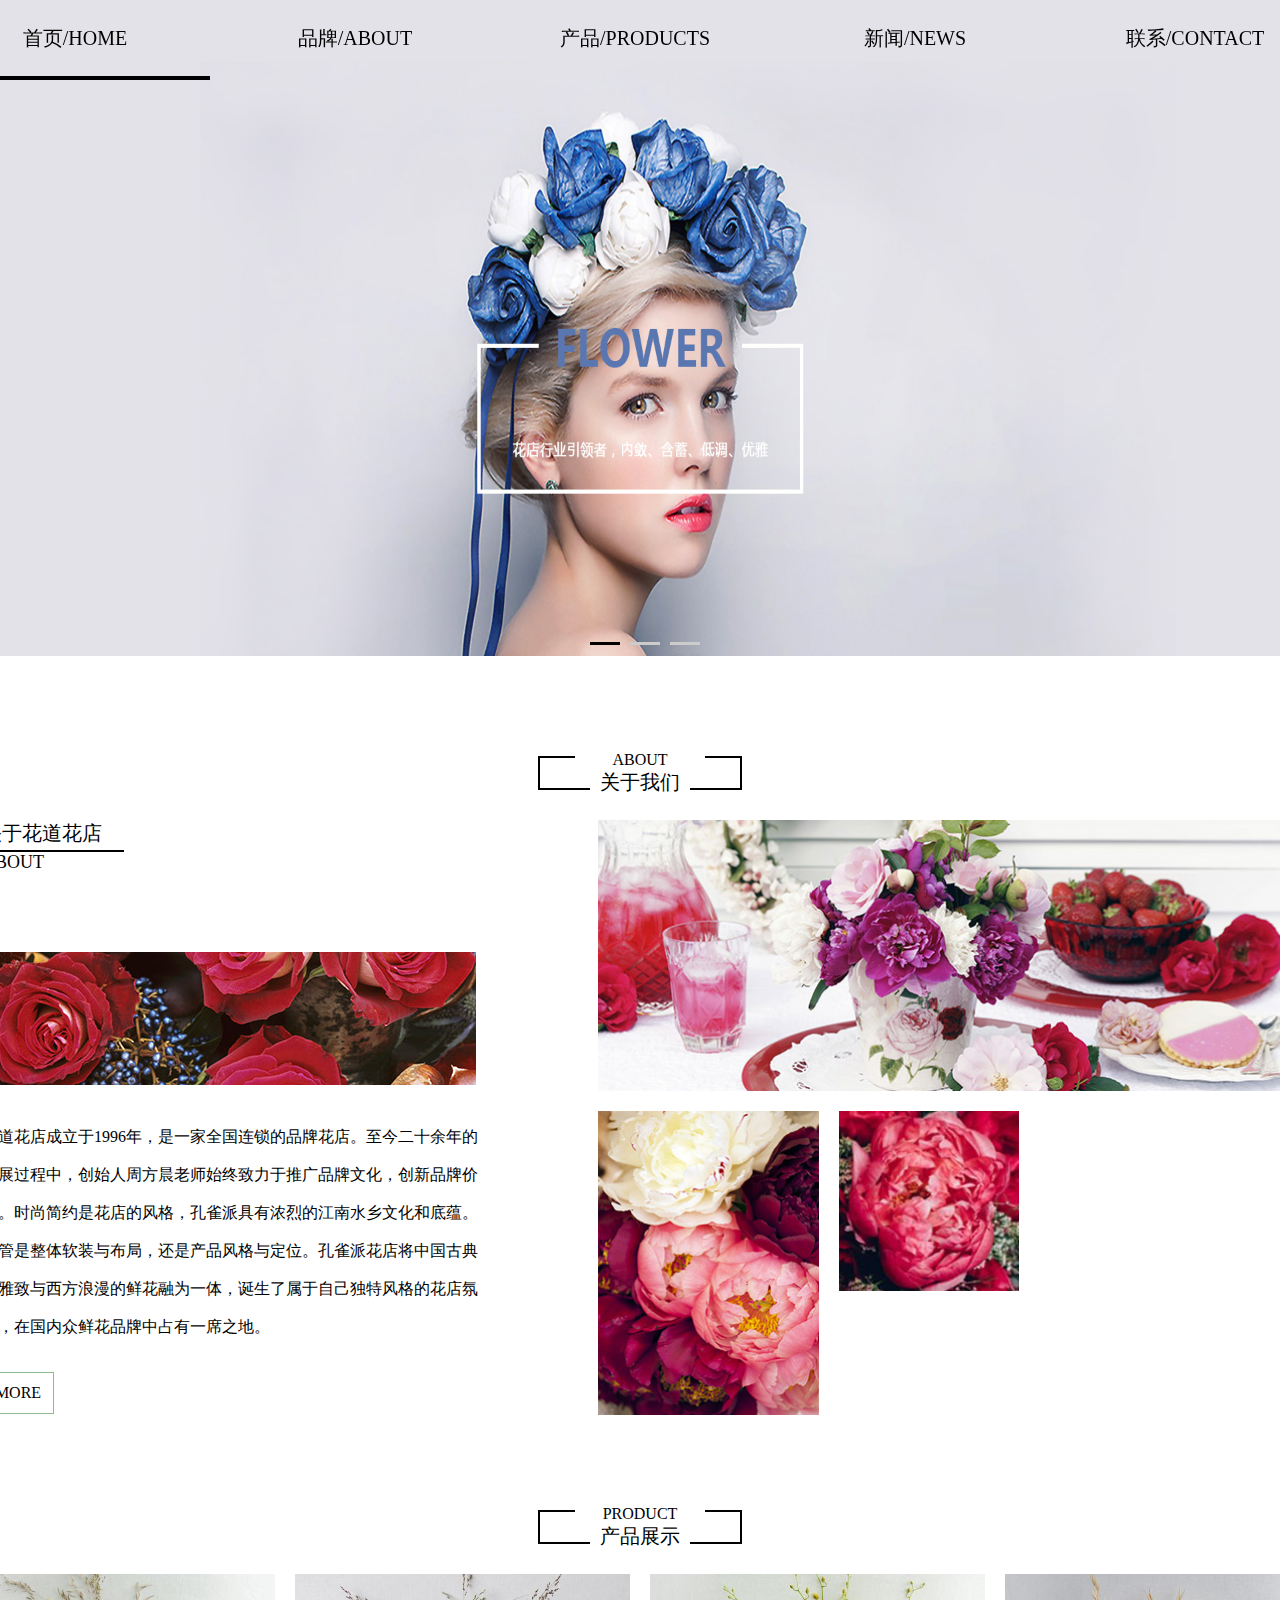
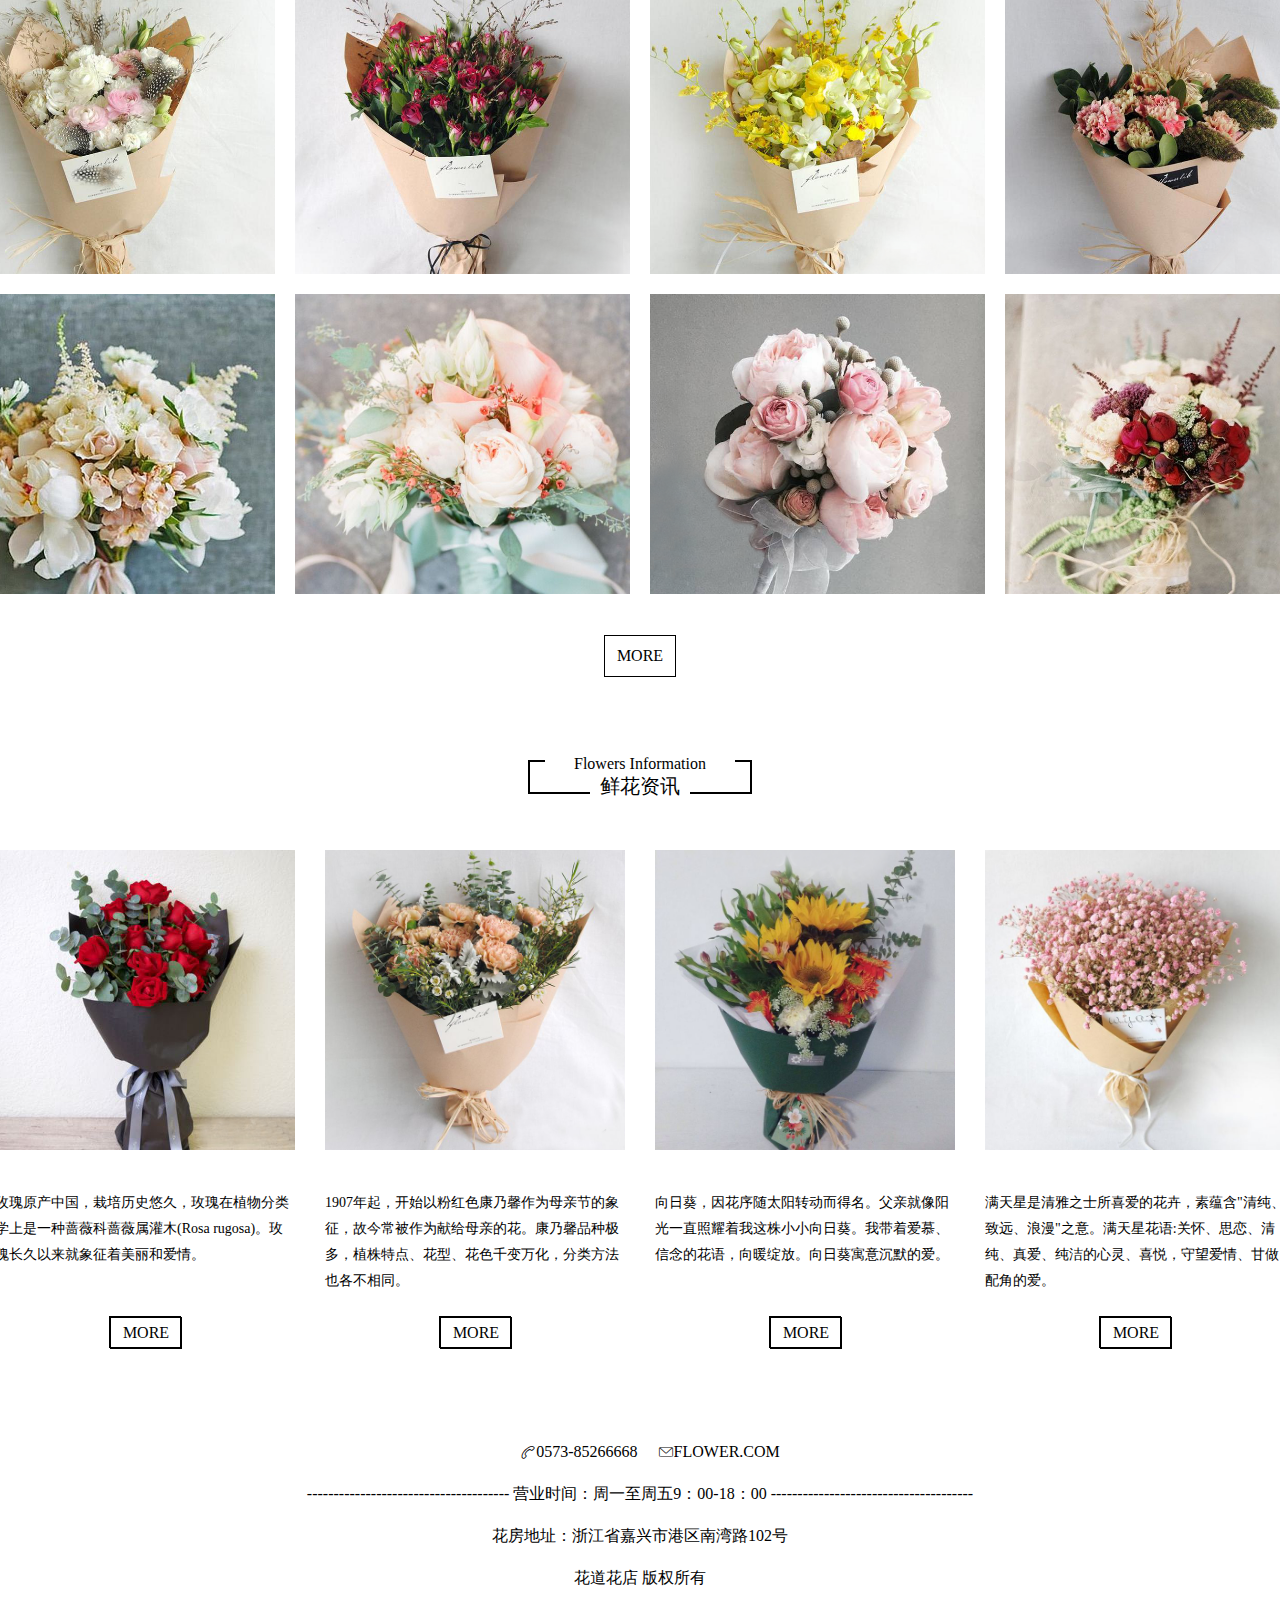
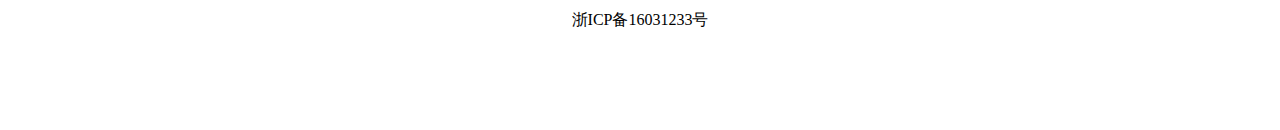
<file: index/index.html>
<!DOCTYPE html>
<html lang="en">
<head>
    <meta charset="UTF-8">
    <title>Title</title>
    <meta name="viewport"
          content="width=device-width,user-scalable=no,initial-scale=1.0,maximum-scale=1.0,minimum-scale=1.0">
    <meta http-equiv="X-UA-Compatible" content="ie=edge">
    <link rel="stylesheet" href="../icon/font_647207_kn1xeibezhjs8aor/iconfont.css">
    <link rel="stylesheet" href="css/index.css">
    <link rel="stylesheet" href="css/common.css">
    <script src="index.js"></script>
    <script src="animate.js"></script>

</head>
<body>
<!--top-->

<!--轮播图-->
<div class="banner" >
    <div class="top">
        <div class="topNei">
            <a href="" class="tNone">首页/HOME</a>
            <a href="../About Us/About Us.html" class="tNone">品牌/ABOUT</a>
            <a href="../Product/Product.html" class="tNone">产品/PRODUCTS</a>
            <a href="../news/news.html" class="tNone">新闻/NEWS</a>
            <a href="../contact/contact.html" class="tNone">联系/CONTACT</a>
        </div>
    </div>
    <!--图片-->
    <img class="pic" src="img/shouye.jpg" alt="" style="z-index: 100" >
    <img class="pic" src="img/shouyeL.jpg" alt="">
    <img class="pic" src="img/shouye2.jpg" alt="">
    <div class="picbtn" style="z-index: 200">
        <div class="btn hot"></div >
        <div class="btn"></div >
        <div class="btn"></div >
    </div>



</div>

<!--About Us-->

<div class="guanyu" >
    <div class="nei1">
        <div class="box">
            <div class="txt">
                <span class="a">ABOUT</span>
                <span class="ab">关于我们</span>
            </div>
        </div>
        <div class="box1">
            <div class="left">
                <div class="guanyuTxt">关于花道花店</div>
                <div class="guanyuTxt1">ABOUT</div>
                <div class="guanyuPic"></div>
                <div class="guanyuWord">
                    <p>花道花店成立于1996年，是一家全国连锁的品牌花店。至今二十余年的发展过程中，创始人周方晨老师始终致力于推广品牌文化，创新品牌价值。时尚简约是花店的风格，孔雀派具有浓烈的江南水乡文化和底蕴。不管是整体软装与布局，还是产品风格与定位。孔雀派花店将中国古典的雅致与西方浪漫的鲜花融为一体，诞生了属于自己独特风格的花店氛围，在国内众鲜花品牌中占有一席之地。</p>
                    <a href="../About Us/About Us.html" class="guanyuBtn">MORE</a>
                </div>
            </div>
            <div class="right">
                <div class="guanyuRpic"></div>
                <div class="guanyuRpic1">
                    <div class="tu"></div>
                    <div class="tu1"></div>

                </div>
            </div>
        </div>
    </div>

</div>

<!--产品展示-->

<div class="chanpin" >
    <div class="nei2">
        <div class="box2">
            <div class="txt">
                <span class="a">PRODUCT</span>
                <span class="ab">产品展示</span>
            </div>
        </div>
        <div class="box3">
            <div class="chanpinOne">
                <a href="../item/item.html" class="cpP0pic pic0"><div class="opacity"><p>白色粉色洋牡丹</p></div></a>
                <a href="../item/item.html" class="cpP0pic pic2"><div class="opacity"><p>玫瑰花</p></div></a>
                <a href="../item/item.html" class="cpP0pic pic3"><div class="opacity"><p>金色洋牡丹跳舞兰</p></div></a>
                <a href="../item/item.html" class="cpP0pic pic4"><div class="opacity"><p>复古康乃馨熊尾草</p></div></a>
            </div>
            <div class="chanpinTwo">
                <a href="../item/item.html" class="cpP0pic pic5"><div class="opacity"><p>捧花</p></div></a>
                <a href="../item/item.html" class="cpP0pic pic6"><div class="opacity"><p>捧花</p></div></a>
                <a href="../item/item.html" class="cpP0pic pic7"><div class="opacity"><p>捧花</p></div></a>
                <a href="../item/item.html" class="cpP0pic pic8"><div class="opacity"><p>捧花</p></div></a>
            </div>
        </div>
        <div class="box4"><a href="../Product/Product.html" class="chanpinBtn">MORE</a></div>
    </div>
</div>

<!--新闻中心-->

<div class="xinwen" >
    <div class="nei3">
        <div class="xinwenBox">
            <div class="xinwenTxt">
                <span class="a">Flowers Information</span>
                <span class="ab">鲜花资讯</span>
            </div>
        </div>
        <div class="xinwenZixun">
            <div class="xwBtn"><i class="iconfont">&#xe641;</i></div>
            <div class="xwKd">
                <div class="xwKuai">
                    <div class="xwK">
                        <div class="xwKPic"></div>
                        <p class="xwKTxt">玫瑰原产中国，栽培历史悠久，玫瑰在植物分类学上是一种蔷薇科蔷薇属灌木(Rosa rugosa)。玫瑰长久以来就象征着美丽和爱情。</p>
                        <div class="xwKBtn"><a href="../news/news.html" class="xwKBtn">MORE</a></div>
                    </div>
                    <div class="xwK">
                        <div class="xwKPic xwKPic1"></div>
                        <p class="xwKTxt">1907年起，开始以粉红色康乃馨作为母亲节的象征，故今常被作为献给母亲的花。康乃馨品种极多，植株特点、花型、花色千变万化，分类方法也各不相同。</p>
                        <div class="xwKBtn"><a href="../news/news.html" class="xwKBtn">MORE</a></div>
                    </div>
                    <div class="xwK">
                        <div class="xwKPic xwKPic2"></div>
                        <p class="xwKTxt">向日葵，因花序随太阳转动而得名。父亲就像阳光一直照耀着我这株小小向日葵。我带着爱慕、信念的花语，向暖绽放。向日葵寓意沉默的爱。</p>
                        <div class="xwKBtn"><a href="../news/news.html" class="xwKBtn">MORE</a></div>
                    </div>
                    <div class="xwK">
                        <div class="xwKPic xwKPic3 "></div>
                        <p class="xwKTxt">满天星是清雅之士所喜爱的花卉，素蕴含"清纯、致远、浪漫"之意。满天星花语:关怀、思恋、清纯、真爱、纯洁的心灵、喜悦，守望爱情、甘做配角的爱。</p>
                        <div class="xwKBtn"><a href="../news/news.html" class="xwKBtn">MORE</a></div>
                    </div>
                    <div class="xwK">
                        <div class="xwKPic"></div>
                        <p class="xwKTxt">玫瑰原产中国，栽培历史悠久，玫瑰在植物分类学上是一种蔷薇科蔷薇属灌木(Rosa rugosa)。玫瑰长久以来就象征着美丽和爱情。</p>
                        <div class="xwKBtn"><a href="../news/news.html" class="xwKBtn">MORE</a></div>
                    </div>
                    <div class="xwK">
                        <div class="xwKPic xwKPic1"></div>
                        <p class="xwKTxt">1907年起，开始以粉红色康乃馨作为母亲节的象征，故今常被作为献给母亲的花。康乃馨品种极多，植株特点、花型、花色千变万化，分类方法也各不相同。</p>
                        <div class="xwKBtn"><a href="../news/news.html" class="xwKBtn">MORE</a></div>
                    </div>
                    <div class="xwK">
                        <div class="xwKPic xwKPic2"></div>
                        <p class="xwKTxt">向日葵，因花序随太阳转动而得名。父亲就像阳光一直照耀着我这株小小向日葵。我带着爱慕、信念的花语，向暖绽放。向日葵寓意沉默的爱。</p>
                        <div class="xwKBtn"><a href="../news/news.html" class="xwKBtn">MORE</a></div>
                    </div>
                    <div class="xwK">
                        <div class="xwKPic xwKPic3 "></div>
                        <p class="xwKTxt">满天星是清雅之士所喜爱的花卉，素蕴含"清纯、致远、浪漫"之意。满天星花语:关怀、思恋、清纯、真爱、纯洁的心灵、喜悦，守望爱情、甘做配角的爱。</p>
                        <div class="xwKBtn"><a href="../news/news.html" class="xwKBtn">MORE</a></div>
                    </div>
                </div>
            </div>
            <div class="xwBtn"><i class="iconfont">&#xe642;</i></div>
        </div>
    </div>
</div>

<!--底部-->
<div class="bottom">
    <div class="nei4">
        <div class="bBox">
            <i class="iconfont">&#xe63a;</i>
            <div class="phone">0573-85266668</div>
            <i class="iconfont">&#xe647;</i>
            <div class="phone">FLOWER.COM</div>
        </div>
        <div class="bBox">
            <div class="time">-------------------------------------- 营业时间：周一至周五9：00-18：00 --------------------------------------</div>
        </div>
        <div class="bBox">花房地址：浙江省嘉兴市港区南湾路102号</div>
        <div class="bBox"> 花道花店 版权所有</div>
        <div class="bBox">浙ICP备16031233号</div>
    </div>
</div>

</body>
</html>
</file>
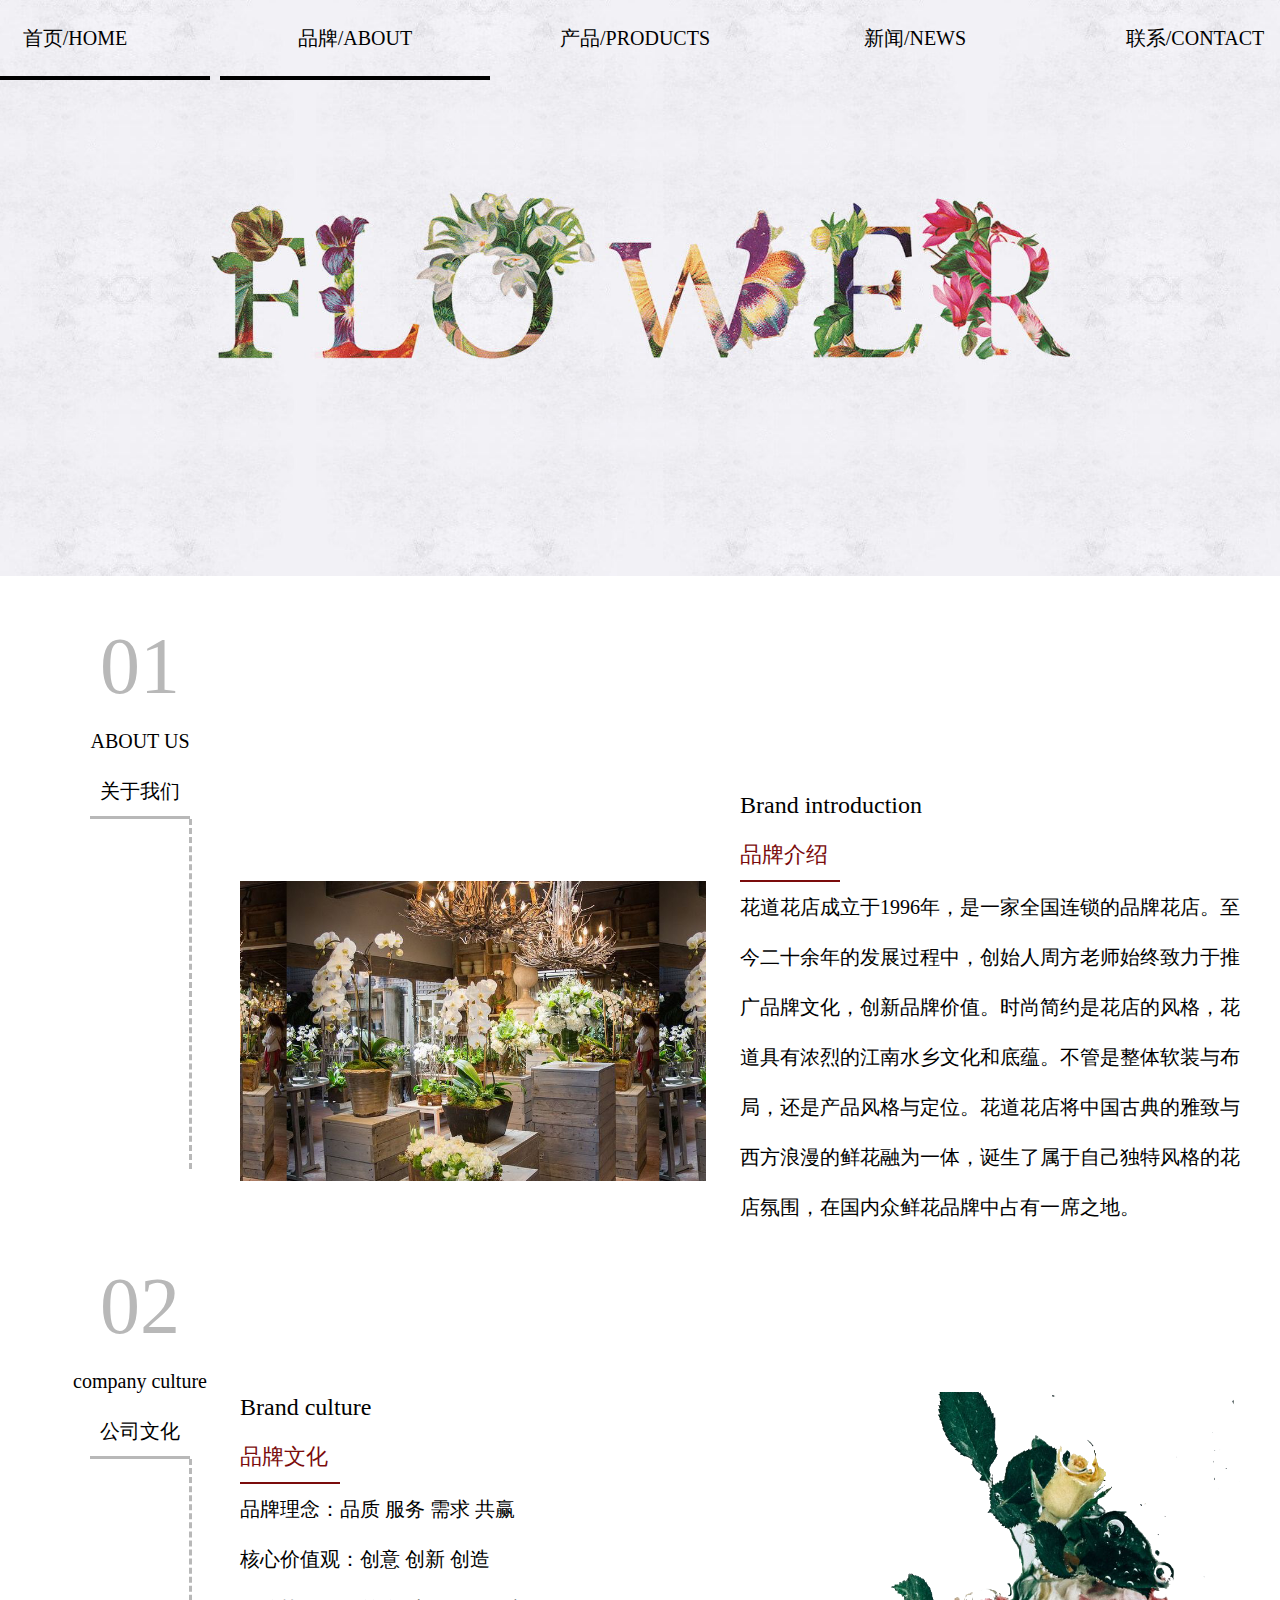
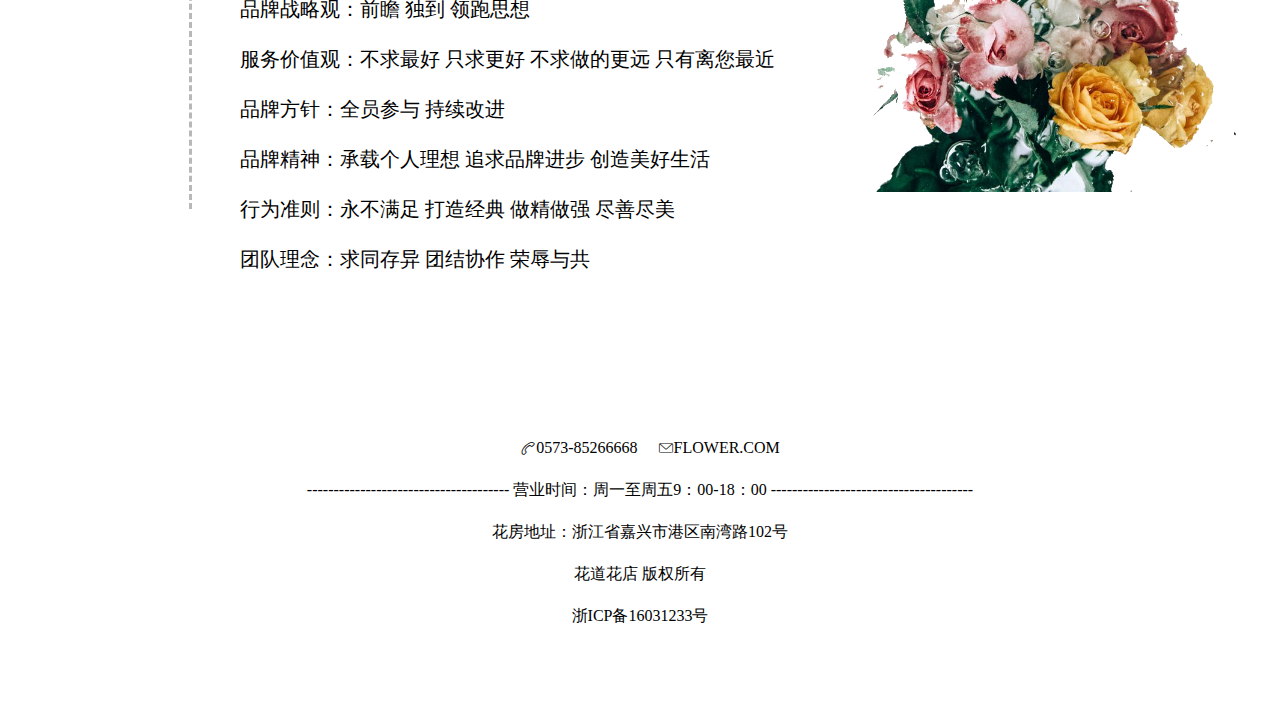
<file: About Us/About Us.html>
<!DOCTYPE html>
<html lang="en">
<head>
    <meta charset="UTF-8">
    <title>Title</title>
    <meta name="viewport"
          content="width=device-width,user-scalable=no,initial-scale=1.0,maximum-scale=1.0,minimum-scale=1.0">
    <meta http-equiv="X-UA-Compatible" content="ie=edge">
    <link rel="stylesheet" href="../icon/font_647207_kn1xeibezhjs8aor/iconfont.css">
    <link rel="stylesheet" href="css/About Us.css">
    <link rel="stylesheet" href="css/common.css">
</head>
<body>
<!--横图-->
<div class="banner">
    <!--顶部-->
    <div class="top">
        <div class="topNei">
            <a href="../index/index.html" class="tNone">首页/HOME</a>
            <a href="" class="tNone">品牌/ABOUT</a>
            <a href="../Product/Product.html" class="tNone">产品/PRODUCTS</a>
            <a href="../news/news.html" class="tNone">新闻/NEWS</a>
            <a href="../contact/contact.html" class="tNone">联系/CONTACT</a>
        </div>
    </div>
</div>
<!--About Us-->
<div class="about">
    <div class="aNei">
        <div class="aNLeft">
            <div class="aNL1">01</div>
            <div class="aNL2">ABOUT US</div>
            <div class="aNL3">关于我们</div>
            <div class="aNL4"></div>
        </div>
        <div class="aNRight">
            <div class="aNRL"></div>
            <div class="aNRR">
                <div class="aNRR1">Brand introduction</div>
                <div class="aNRR2">品牌介绍</div>
                <p class="aNRR3">花道花店成立于1996年，是一家全国连锁的品牌花店。至今二十余年的发展过程中，创始人周方老师始终致力于推广品牌文化，创新品牌价值。时尚简约是花店的风格，花道具有浓烈的江南水乡文化和底蕴。不管是整体软装与布局，还是产品风格与定位。花道花店将中国古典的雅致与西方浪漫的鲜花融为一体，诞生了属于自己独特风格的花店氛围，在国内众鲜花品牌中占有一席之地。</p>
            </div>
        </div>
    </div>
</div>
<div class="about">
    <div class="aNei">
        <div class="aNLeft">
            <div class="aNL1">02</div>
            <div class="aNL2">company culture</div>
            <div class="aNL3">公司文化</div>
            <div class="aNL4"></div>
        </div>
        <div class="aNRight1">
            <div class="aNRL1">
                <div class="aNRLTxt">Brand culture</div>
                <div class="aNRLTxt1">品牌文化</div>
                <p class="aNRLTxt2">品牌理念：品质  服务  需求  共赢
                    <br>核心价值观：创意   创新   创造
                    <br>品牌战略观：前瞻   独到   领跑思想
                    <br>服务价值观：不求最好  只求更好  不求做的更远 只有离您最近
                    <br>品牌方针：全员参与    持续改进
                    <br>品牌精神：承载个人理想  追求品牌进步  创造美好生活
                    <br>行为准则：永不满足  打造经典  做精做强  尽善尽美
                    <br>团队理念：求同存异  团结协作  荣辱与共
                </p>
            </div>
            <div class="aNRR1"></div>
        </div>
    </div>
</div>
<!--底部-->
<div class="bottom">
    <div class="nei4">
        <div class="bBox">
            <i class="iconfont">&#xe63a;</i>
            <div class="phone">0573-85266668</div>
            <i class="iconfont">&#xe647;</i>
            <div class="phone">FLOWER.COM</div>
        </div>
        <div class="bBox">
            <div class="time">-------------------------------------- 营业时间：周一至周五9：00-18：00 --------------------------------------</div>
        </div>
        <div class="bBox">花房地址：浙江省嘉兴市港区南湾路102号</div>
        <div class="bBox"> 花道花店 版权所有</div>
        <div class="bBox">浙ICP备16031233号</div>
    </div>
</div>



</body>
</html>
</file>
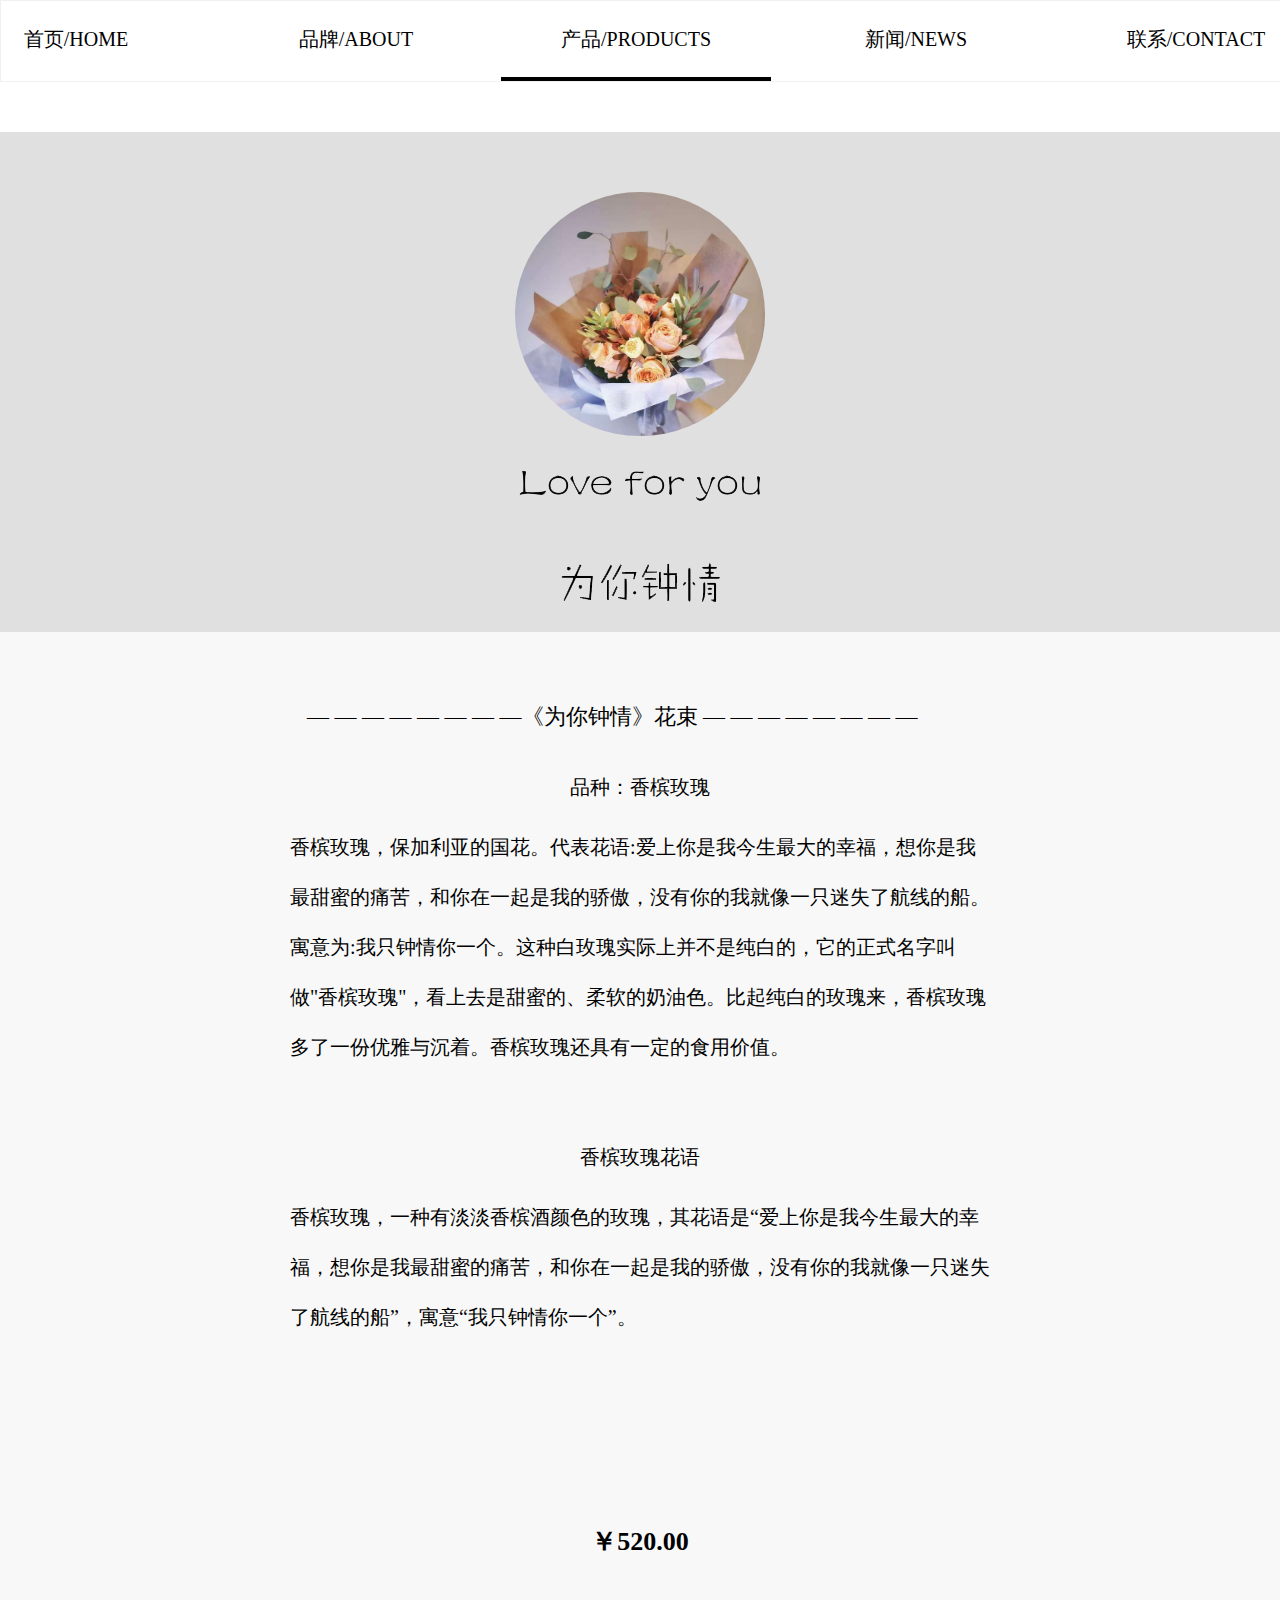
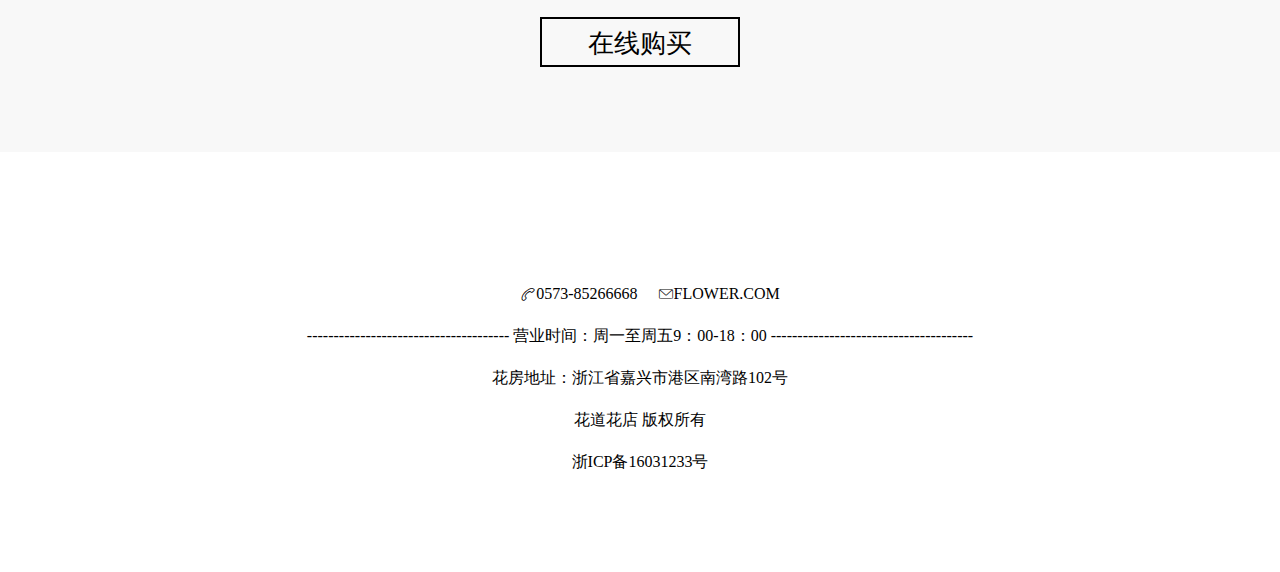
<file: item/item.html>
<!DOCTYPE html>
<html lang="en">
<head>
    <meta charset="UTF-8">
    <title>Title</title>
    <meta name="viewport"
          content="width=device-width,user-scalable=no,initial-scale=1.0,maximum-scale=1.0,minimum-scale=1.0">
    <meta http-equiv="X-UA-Compatible" content="ie=edge">
    <link rel="stylesheet" href="../icon/font_647207_kn1xeibezhjs8aor/iconfont.css">
    <link rel="stylesheet" href="css/item.css">
    <link rel="stylesheet" href="css/common.css">
</head>
<body>
<!--顶部-->
<div class="top">
    <div class="topNei">
        <a href="../index/index.html" class="tNone">首页/HOME</a>
        <a href="../About Us/About Us.html" class="tNone">品牌/ABOUT</a>
        <a href="../Product/Product.html" class="tNone">产品/PRODUCTS</a>
        <a href="../news/news.html" class="tNone">新闻/NEWS</a>
        <a href="../contact/contact.html" class="tNone">联系/CONTACT</a>
    </div>
</div>
<!--item-->
<div class="item">
    <div class="itemNei">
        <div class="itemNPic"></div>
        <div class="itemNPic1"></div>
        <div class="itemNPic2"></div>
    </div>

</div>
<div class="itemOne">
    <div class="itemONei">
        <div class="iONTxt"> — — — — — — — —《为你钟情》花束 — — — — — — — — </div>
        <span>品种：香槟玫瑰</span>
        <p>香槟玫瑰，保加利亚的国花。代表花语:爱上你是我今生最大的幸福，想你是我最甜蜜的痛苦，和你在一起是我的骄傲，没有你的我就像一只迷失了航线的船。寓意为:我只钟情你一个。这种白玫瑰实际上并不是纯白的，它的正式名字叫做"香槟玫瑰"，看上去是甜蜜的、柔软的奶油色。比起纯白的玫瑰来，香槟玫瑰多了一份优雅与沉着。香槟玫瑰还具有一定的食用价值。</p>
        <span>香槟玫瑰花语</span>
        <p>香槟玫瑰，一种有淡淡香槟酒颜色的玫瑰，其花语是“爱上你是我今生最大的幸福，想你是我最甜蜜的痛苦，和你在一起是我的骄傲，没有你的我就像一只迷失了航线的船”，寓意“我只钟情你一个”。</p>
    </div>

</div>
<!--购买-->
<div class="buy">
    <div class="buyNei">
        <div class="buyNTop">￥520.00</div>
        <div class="buyNBottom">
            <a href="" class="buyNB1">在线购买</a>
        </div>
    </div>
</div>
<div class="bottom">
    <div class="nei4">
        <div class="bBox">
            <i class="iconfont">&#xe63a;</i>
            <div class="phone">0573-85266668</div>
            <i class="iconfont">&#xe647;</i>
            <div class="phone">FLOWER.COM</div>
        </div>
        <div class="bBox">
            <div class="time">-------------------------------------- 营业时间：周一至周五9：00-18：00 --------------------------------------</div>
        </div>
        <div class="bBox">花房地址：浙江省嘉兴市港区南湾路102号</div>
        <div class="bBox"> 花道花店 版权所有</div>
        <div class="bBox">浙ICP备16031233号</div>
    </div>
</div>
</body>
</html>
</file>
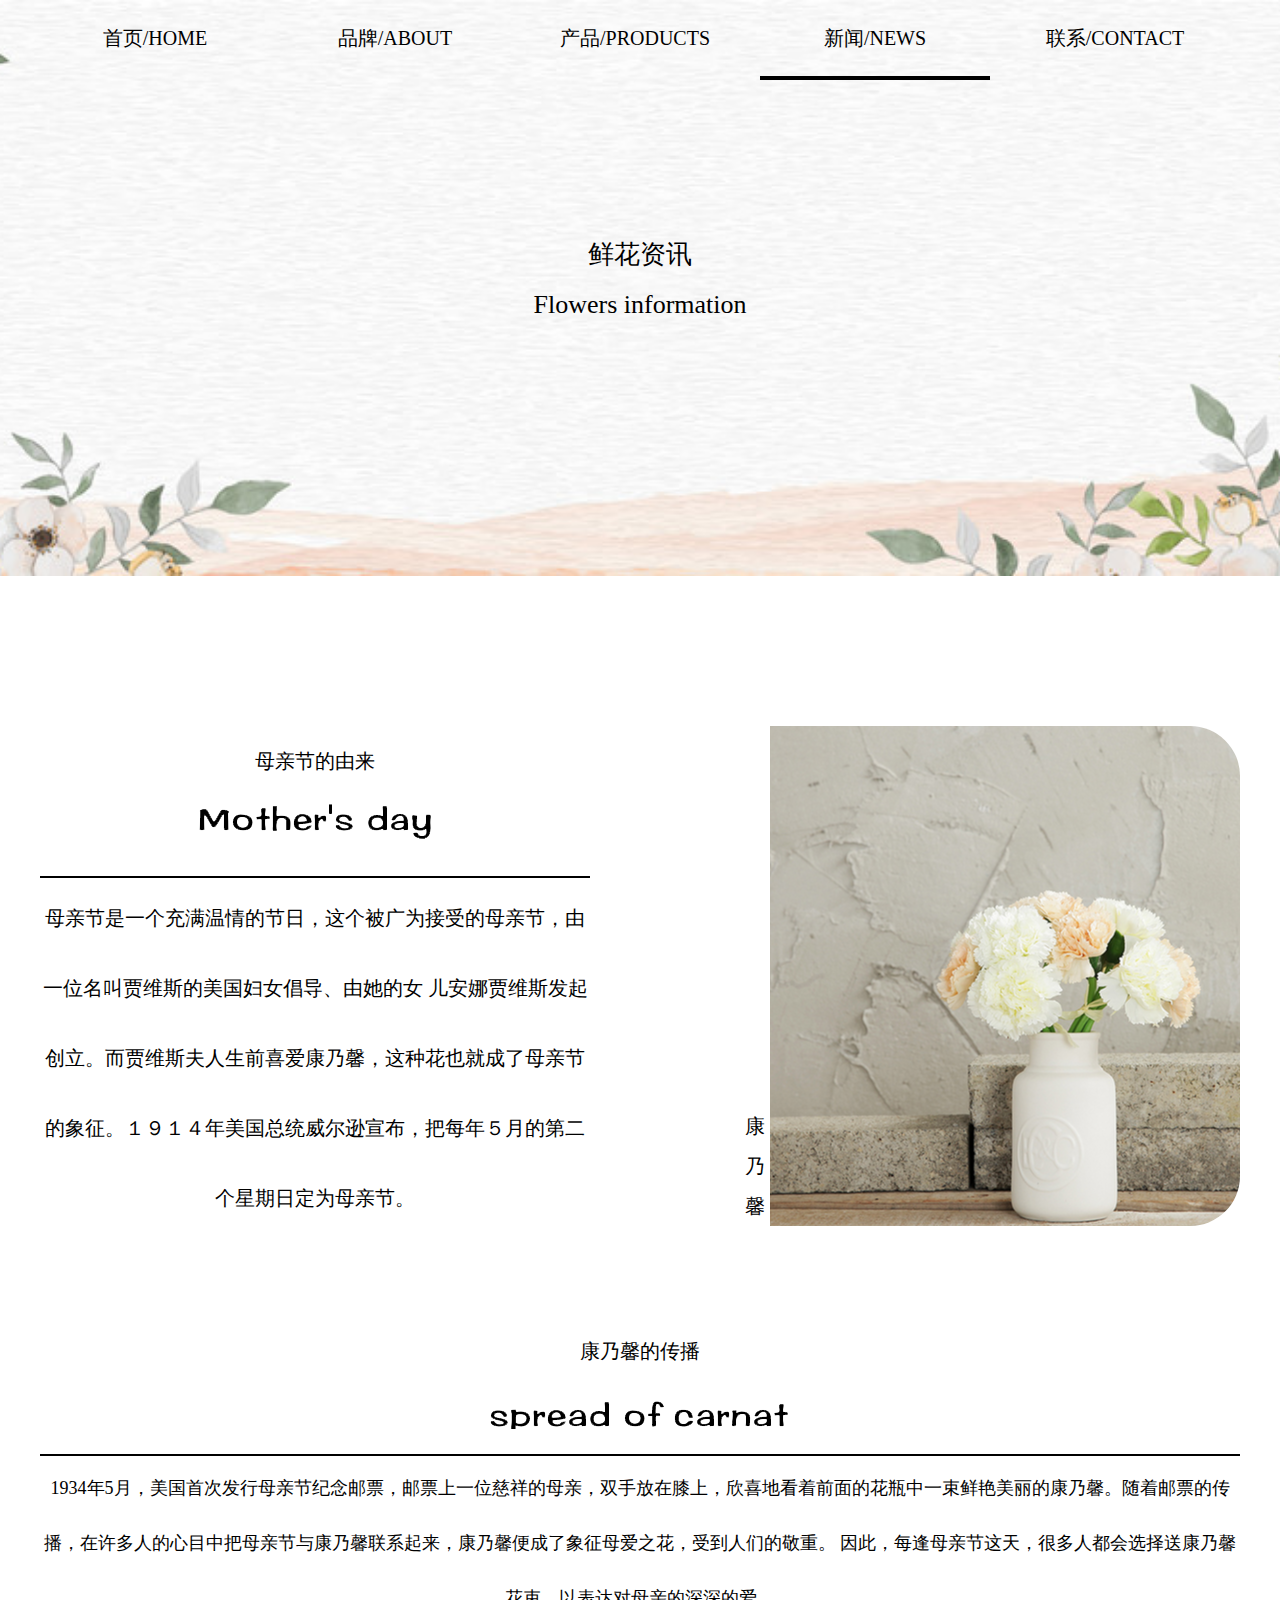
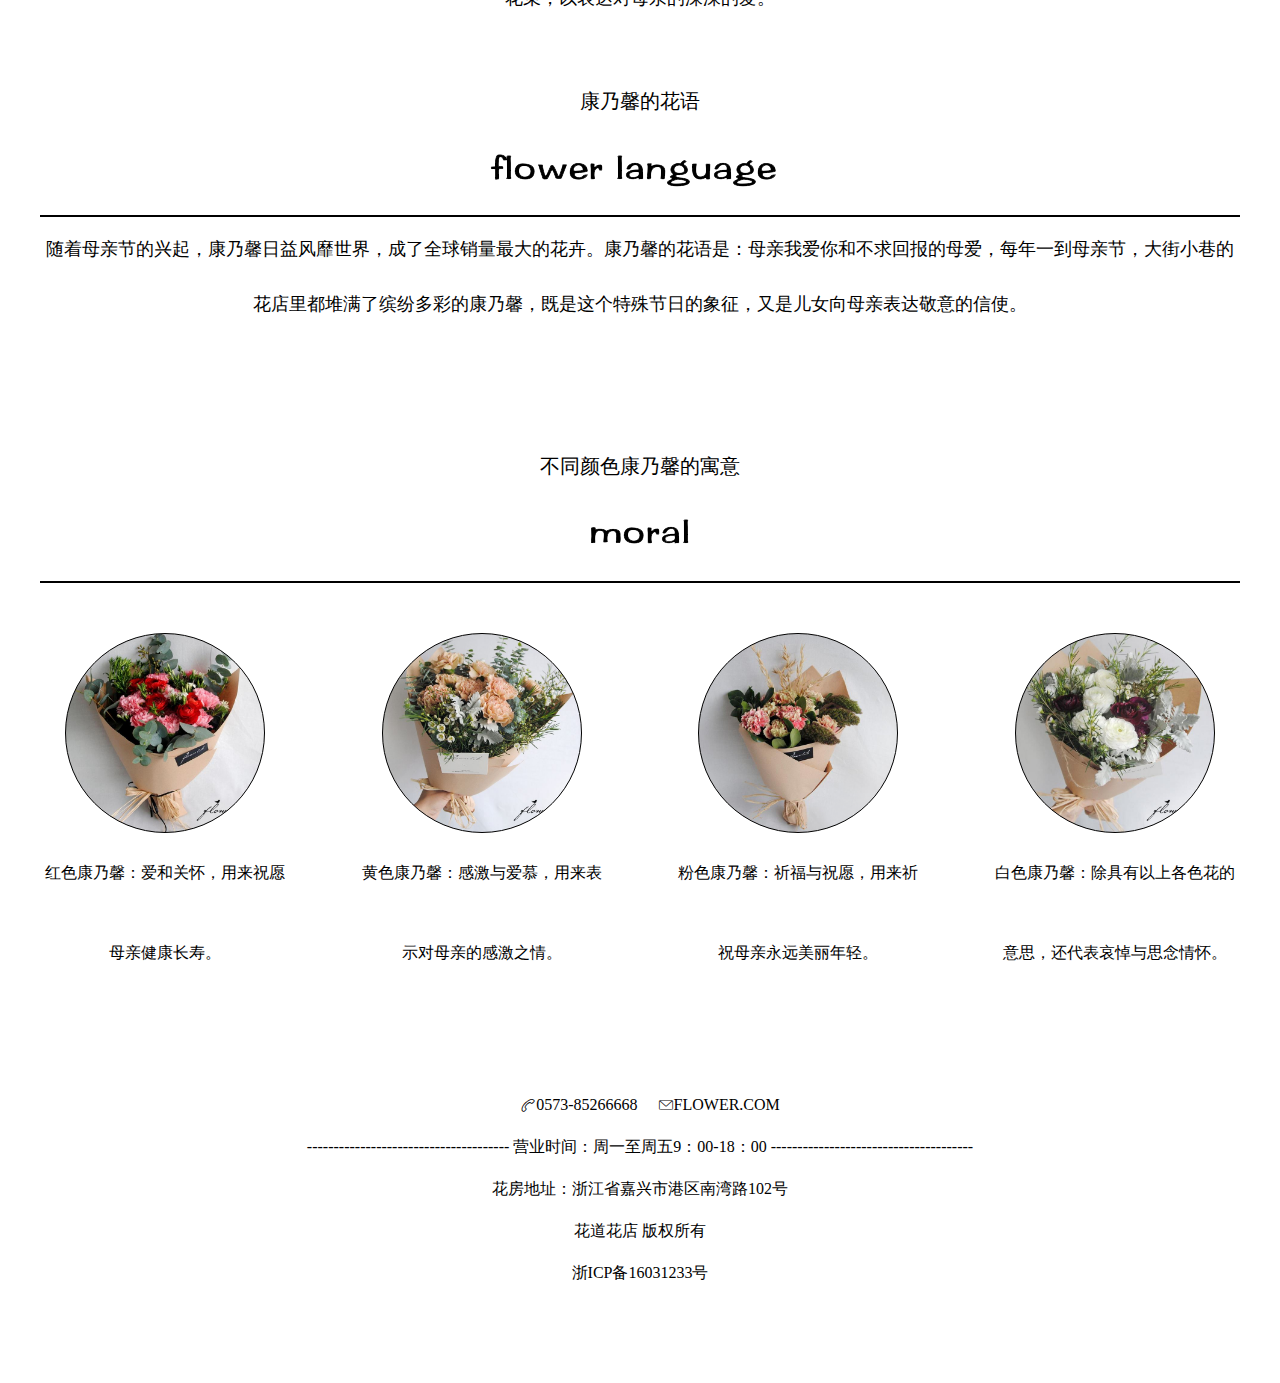
<file: news/news.html>
<!DOCTYPE html>
<html lang="en">
<head>
    <meta charset="UTF-8">
    <title>Title</title>
    <meta name="viewport"
          content="width=device-width,user-scalable=no,initial-scale=1.0,maximum-scale=1.0,minimum-scale=1.0">
    <meta http-equiv="X-UA-Compatible" content="ie=edge">
    <link rel="stylesheet" href="../icon/font_647207_kn1xeibezhjs8aor/iconfont.css">
    <link rel="stylesheet" href="css/news.css">
    <link rel="stylesheet" href="css/common.css">
</head>
<body>

<!--banner-->
<div class="banner">
    <!--top-->
    <div class="top">
        <div class="topNei">
            <a href="../index/index.html" class="tNone">首页/HOME</a>
            <a href="../About%20Us/About%20Us.html" class="tNone">品牌/ABOUT</a>
            <a href="../Product/Product.html" class="tNone">产品/PRODUCTS</a>
            <a href="" class="tNone">新闻/NEWS</a>
            <a href="../contact/contact.html" class="tNone">联系/CONTACT</a>
        </div>
    </div>
    <div class="con">鲜花资讯<br>
        <span>Flowers information</span>
    </div>
</div>
<!--news-->
<div class="news">
    <!--第一块-->
    <div class="newsTop">
        <div class="nTLeft">
            <span>母亲节的由来</span>
            <div class="newsCPic"></div>
            <p class="p1">母亲节是一个充满温情的节日，这个被广为接受的母亲节，由一位名叫贾维斯的美国妇女倡导、由她的女 儿安娜贾维斯发起创立。而贾维斯夫人生前喜爱康乃馨，这种花也就成了母亲节的象征。１９１４年美国总统威尔逊宣布，把每年５月的第二个星期日定为母亲节。</p>
        </div>
        <div class="nTRight">
            <span>康乃馨</span>
            <div class="nTRBox"></div>
        </div>
    </div>
    <!--第二块-->
    <div class="newsCenter">
        <div class="newsCB1">
        <div class="nCB1Box">
            <span>康乃馨的传播</span>
            <div class="nCB1Rpic"></div>
            <p>1934年5月，美国首次发行母亲节纪念邮票，邮票上一位慈祥的母亲，双手放在膝上，欣喜地看着前面的花瓶中一束鲜艳美丽的康乃馨。随着邮票的传播，在许多人的心目中把母亲节与康乃馨联系起来，康乃馨便成了象征母爱之花，受到人们的敬重。 因此，每逢母亲节这天，很多人都会选择送康乃馨花束，以表达对母亲的深深的爱。</p>
        </div>
    </div>
        <div class="newsCB2">
            <div class="nCB2R">
                <span>康乃馨的花语</span>
                <div class="nCB2Rpic"></div>
                <p>随着母亲节的兴起，康乃馨日益风靡世界，成了全球销量最大的花卉。康乃馨的花语是：母亲我爱你和不求回报的母爱，每年一到母亲节，大街小巷的花店里都堆满了缤纷多彩的康乃馨，既是这个特殊节日的象征，又是儿女向母亲表达敬意的信使。</p>
            </div>
        </div>
    </div>
    <!--&lt;!&ndash;第三块&ndash;&gt;-->
    <div class="nBottom">
        <span>不同颜色康乃馨的寓意</span>
        <div class="nBPic1"></div>
        <div class="nBBox">
            <div class="nBBox1">
                <div class="circle1 pic1"></div>
            <span>红色康乃馨：爱和关怀，用来祝愿母亲健康长寿。</span>
            </div>
            <div class="nBBox1">
                <div class="circle1 pic2"></div>
                <span>黄色康乃馨：感激与爱慕，用来表示对母亲的感激之情。</span>
            </div>
            <div class="nBBox1">
                <div class="circle1 pic3"></div>
                <span>粉色康乃馨：祈福与祝愿，用来祈祝母亲永远美丽年轻。</span>
            </div>
            <div class="nBBox1">
                <div class="circle1 pic4"></div>
                <span>白色康乃馨：除具有以上各色花的意思，还代表哀悼与思念情怀。</span>
            </div>

        </div>
        <!--<p class="p3">一、红色康乃馨代表：爱和关怀，用来祝愿母亲健康长寿。-->
            <!--<br>二、黄色康乃馨代表：感激与爱慕，用来表示对母亲的感激之情。-->
            <!--<br>三、粉色康乃馨代表：祈福与祝愿，用来祈祝母亲永远美丽年轻。-->
            <!--<br>四、白色康乃馨代表：除具有以上各色花的意思外，还代表着哀悼与思念情怀，可用于寄托对已故母亲的哀悼思念之情。-->
            <!--<br>五、杂色康乃馨代表：拒绝你的爱。-->
            <!--<br>六、紫色康乃馨代表：任性、变幻莫测。-->
        <!--</p>-->
    </div>
</div>
<!--底部-->
<div class="bottom1">
    <div class="nei4">
        <div class="bBox">
            <i class="iconfont">&#xe63a;</i>
            <div class="phone">0573-85266668</div>
            <i class="iconfont">&#xe647;</i>
            <div class="phone">FLOWER.COM</div>
        </div>
        <div class="bBox">
            <div class="time">-------------------------------------- 营业时间：周一至周五9：00-18：00 --------------------------------------</div>
        </div>
        <div class="bBox">花房地址：浙江省嘉兴市港区南湾路102号</div>
        <div class="bBox"> 花道花店 版权所有</div>
        <div class="bBox">浙ICP备16031233号</div>
    </div>
</div>
</body>
</html>
</file>
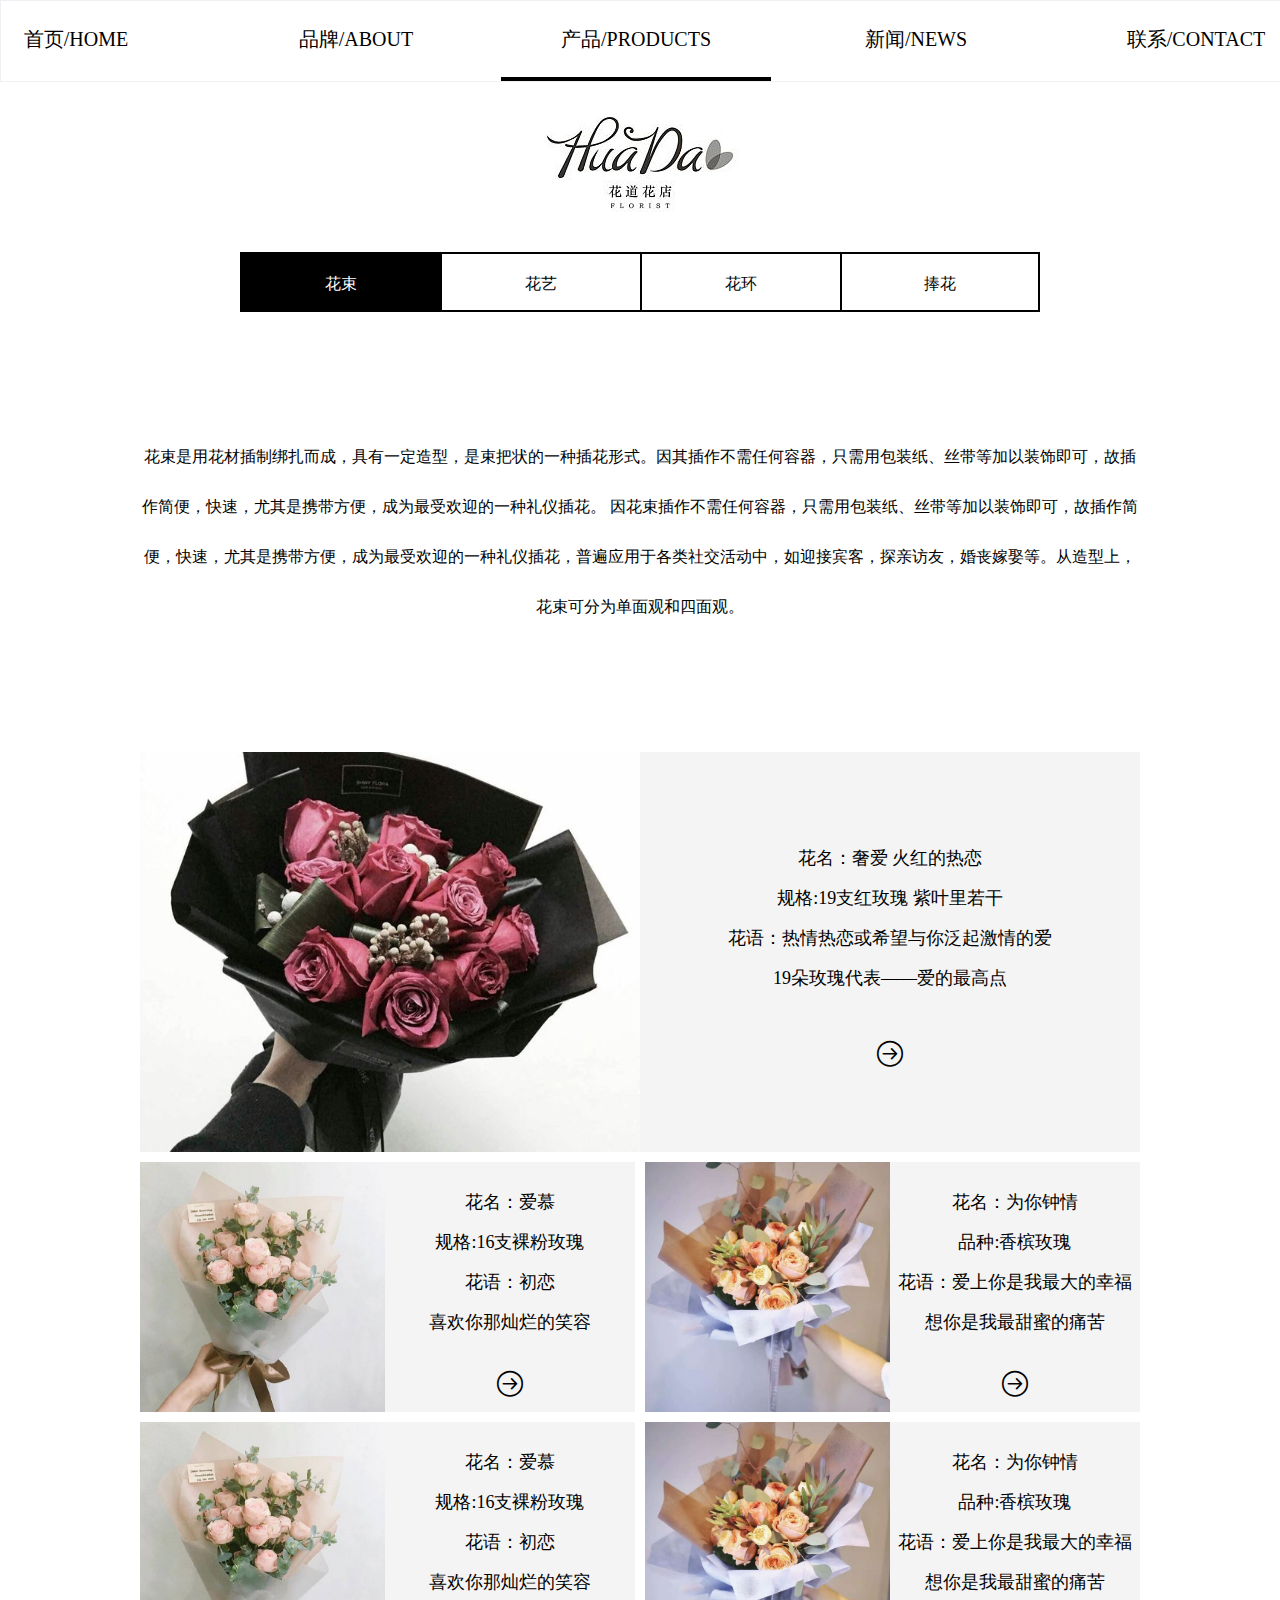
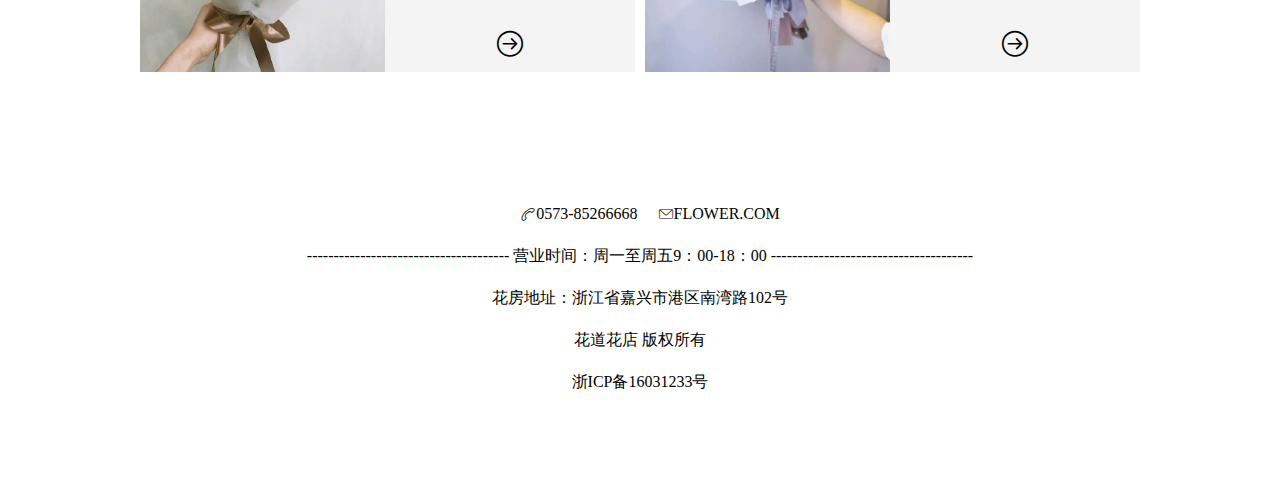
<file: Product/Product.html>
<!DOCTYPE html>
<html lang="en">
<head>
    <meta charset="UTF-8">
    <title>Title</title>
    <meta name="viewport"
          content="width=device-width,user-scalable=no,initial-scale=1.0,maximum-scale=1.0,minimum-scale=1.0">
    <meta http-equiv="X-UA-Compatible" content="ie=edge">
    <link rel="stylesheet" href="../icon/font_647207_kn1xeibezhjs8aor/iconfont.css">
    <link rel="stylesheet" href="css/Product.css">
    <link rel="stylesheet" href="css/common.css">
</head>
<body>
<!--顶部-->
<div class="top">
    <div class="topNei">
        <a href="../index/index.html" class="tNone">首页/HOME</a>
        <a href="../About%20Us/About%20Us.html" class="tNone">品牌/ABOUT</a>
        <a href="" class="tNone">产品/PRODUCTS</a>
        <a href="../news/news.html" class="tNone">新闻/NEWS</a>
        <a href="../contact/contact.html" class="tNone">联系/CONTACT</a>
    </div>
</div>
<div class="logo">
    <div class="logoNei"></div>
</div>
<!--种类选择列表-->
<div class="list">
    <div class="listNei">
        <a href="" class="listN1">花束</a>
        <a href="../Product1/Product1.html" class="listN1">花艺</a>
        <a href="" class="listN1">花环</a>
        <a href="" class="listN1">捧花</a>
    </div>
</div>
<!--产品展示-->
<div class="product">

    <div class="pNei">
        <!--介绍-->
        <p class="jieshao">
            花束是用花材插制绑扎而成，具有一定造型，是束把状的一种插花形式。因其插作不需任何容器，只需用包装纸、丝带等加以装饰即可，故插作简便，快速，尤其是携带方便，成为最受欢迎的一种礼仪插花。 因花束插作不需任何容器，只需用包装纸、丝带等加以装饰即可，故插作简便，快速，尤其是携带方便，成为最受欢迎的一种礼仪插花，普遍应用于各类社交活动中，如迎接宾客，探亲访友，婚丧嫁娶等。从造型上，花束可分为单面观和四面观。
        </p>
        <!--第一排-->
        <div class="pN1">
            <div class="pN1-1"></div>
            <div class="pN1-1 pN1-2">
                <span>花名：奢爱  火红的热恋
                <br>规格:19支红玫瑰 紫叶里若干
                <br>花语：热情热恋或希望与你泛起激情的爱
                <br>19朵玫瑰代表——爱的最高点
                </span>
                <a href=""><i class="iconfont">&#xe600;</i></a>
            </div>
        </div>
        <!--第二排-->
        <div class="pN2">
            <!--2排左-->
            <div class="pN2Left">
                <div class="pN2Left1"></div>
                <div class="pN2Left2">
                    <span>花名：爱慕
                    <br>规格:16支裸粉玫瑰
                    <br>花语：初恋
                        <br>喜欢你那灿烂的笑容
                    </span>
                    <a href=""><i class="iconfont">&#xe600;</i></a></div></div>
            <!--2排右-->
            <div class="pN2Right">
                <div class="pN2Right1"></div>
                <div class="pN2Right2">
                    <span>花名：为你钟情
                    <br>品种:香槟玫瑰
                    <br>花语：爱上你是我最大的幸福
                        <br>想你是我最甜蜜的痛苦
                    </span>
                    <a href="../item/item.html"><i class="iconfont">&#xe600;</i></a></div></div>
                </div>
        <!--第三排-->
        <div class="pN2">
            <!--2排左-->
            <div class="pN2Left">
                <div class="pN2Left1"></div>
                <div class="pN2Left2">
                    <span>花名：爱慕
                    <br>规格:16支裸粉玫瑰
                    <br>花语：初恋
                        <br>喜欢你那灿烂的笑容
                    </span>
                    <a href=""><i class="iconfont">&#xe600;</i></a></div></div>
            <!--2排右-->
            <div class="pN2Right">
                <div class="pN2Right1"></div>
                <div class="pN2Right2">
                    <span>花名：为你钟情
                    <br>品种:香槟玫瑰
                    <br>花语：爱上你是我最大的幸福
                        <br>想你是我最甜蜜的痛苦
                    </span>
                    <a href=""><i class="iconfont">&#xe600;</i></a></div></div>
        </div>
    </div>
</div>
<!--底部-->
<div class="bottom">
    <div class="nei4">
        <div class="bBox">
            <i class="iconfont">&#xe63a;</i>
            <div class="phone">0573-85266668</div>
            <i class="iconfont">&#xe647;</i>
            <div class="phone">FLOWER.COM</div>
        </div>
        <div class="bBox">
            <div class="time">-------------------------------------- 营业时间：周一至周五9：00-18：00 --------------------------------------</div>
        </div>
        <div class="bBox">花房地址：浙江省嘉兴市港区南湾路102号</div>
        <div class="bBox"> 花道花店 版权所有</div>
        <div class="bBox">浙ICP备16031233号</div>
    </div>
</div>




</body>
</html>
</file>
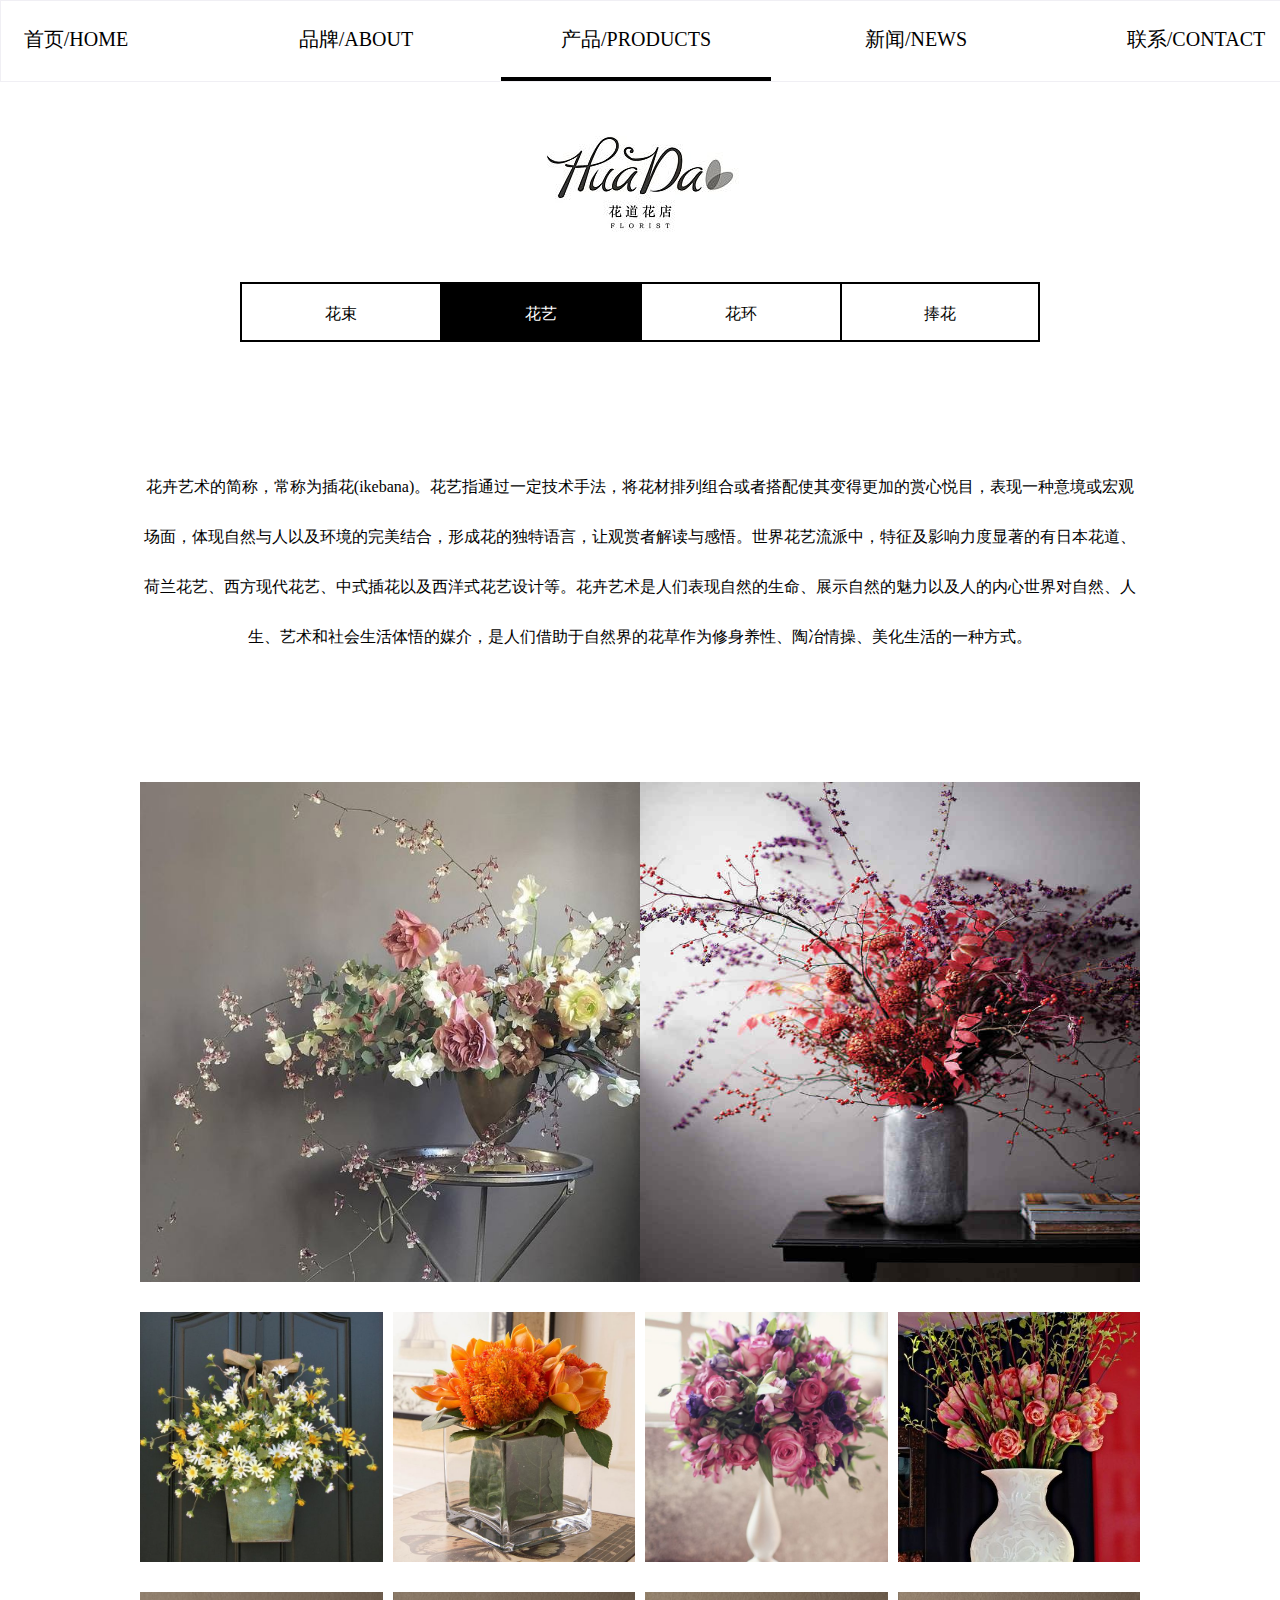
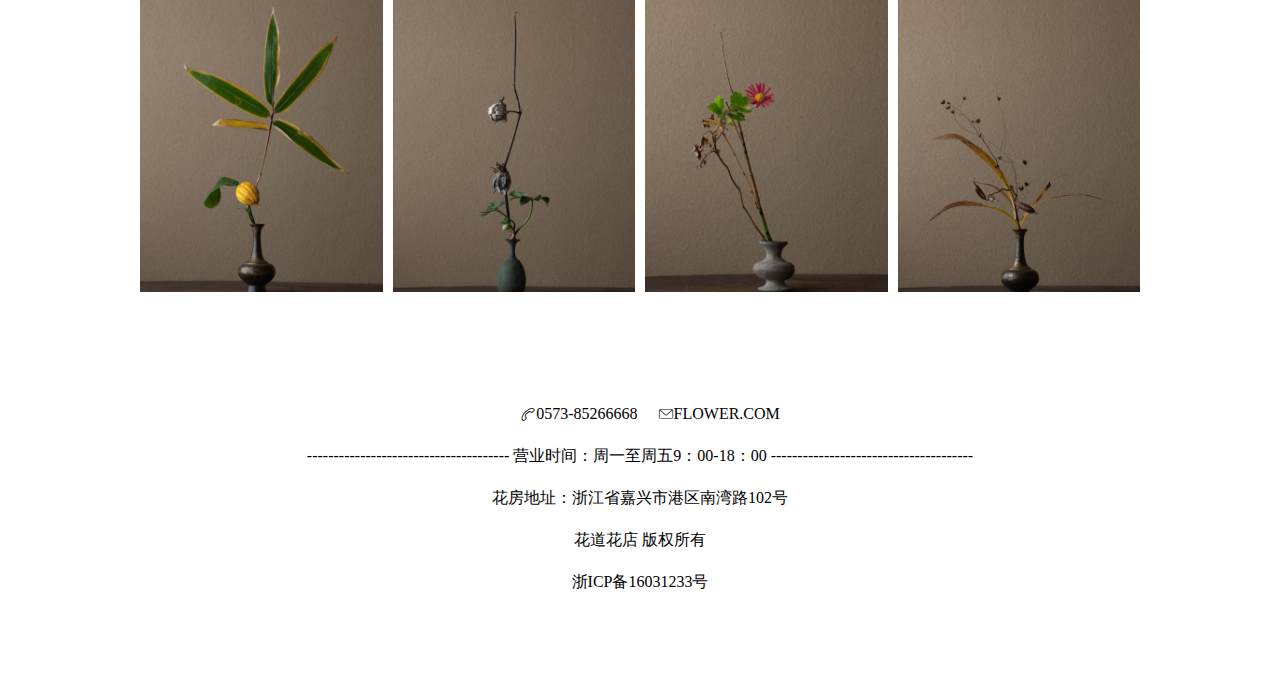
<file: Product1/Product1.html>
<!DOCTYPE html>
<html lang="en">
<head>
    <meta charset="UTF-8">
    <title>Title</title>
    <meta name="viewport"
          content="width=device-width,user-scalable=no,initial-scale=1.0,maximum-scale=1.0,minimum-scale=1.0">
    <meta http-equiv="X-UA-Compatible" content="ie=edge">
    <link rel="stylesheet" href="../icon/font_647207_kn1xeibezhjs8aor/iconfont.css">
    <link rel="stylesheet" href="css/Product1.css">
    <link rel="stylesheet" href="css/common.css">
    <script src="Product1.js"></script>
    <script src="animate.js"></script>
</head>
<body>
<!--顶部-->
<div class="top">
    <div class="topNei">
        <a href="../index/index.html" class="tNone">首页/HOME</a>
        <a href="../About%20Us/About%20Us.html" class="tNone">品牌/ABOUT</a>
        <a href="../Product/Product.html" class="tNone">产品/PRODUCTS</a>
        <a href="../news/news.html" class="tNone">新闻/NEWS</a>
        <a href="../contact/contact.html" class="tNone">联系/CONTACT</a>
    </div>
</div>
<div class="logo">
    <div class="logoNei"></div>
</div>
<!--种类选择列表-->
<div class="list">
    <div class="listNei">
        <a href="../Product/Product.html" class="listN1">花束</a>
        <a href="" class="listN1">花艺</a>
        <a href="" class="listN1">花环</a>
        <a href="" class="listN1">捧花</a>
    </div>
</div>
<!--产品展示-->
<div class="product">

    <div class="pNei">
        <!--介绍-->
        <p class="jieshao">
            花卉艺术的简称，常称为插花(ikebana)。花艺指通过一定技术手法，将花材排列组合或者搭配使其变得更加的赏心悦目，表现一种意境或宏观场面，体现自然与人以及环境的完美结合，形成花的独特语言，让观赏者解读与感悟。世界花艺流派中，特征及影响力度显著的有日本花道、荷兰花艺、西方现代花艺、中式插花以及西洋式花艺设计等。花卉艺术是人们表现自然的生命、展示自然的魅力以及人的内心世界对自然、人生、艺术和社会生活体悟的媒介，是人们借助于自然界的花草作为修身养性、陶冶情操、美化生活的一种方式。
        </p>
        <!--第一排-->
        <div class="pN1">
            <div class="pN1Box">
                <a href="" class="pimgBox"><img src="img/pic1.jpg" alt="" class="pN1BPic"></a>
                <a href="" class="pimgBox"><img src="img/pic3.jpg" alt="" class="pN1BPic"></a>
                <a href="" class="pimgBox"><img src="img/pic4.jpg" alt="" class="pN1BPic"></a>
                <a href=""  class="pimgBox"><img src="img/tu3.jpg" alt="" class="pN1BPic"></a>
            </div>
        </div>
        <!--第二排-->
        <div class="pN2">
            <div class="pN2Box">
                <a href="" class="ppicBox"></a>
                <a href="" class="ppicBox"></a>
                <a href="" class="ppicBox"></a>
                <a href="" class="ppicBox"></a>
            </div>
        </div>
        <!--第三排-->
        <div class="pN3">
            <div class="pN3Box">
                <a href="" class="ppicBox"></a>
                <a href="" class="ppicBox"></a>
                <a href="" class="ppicBox"></a>
                <a href="" class="ppicBox"></a>
            </div>
        </div>

    </div>
</div>
<!--底部-->
<div class="bottom">
    <div class="nei4">
        <div class="bBox">
            <i class="iconfont">&#xe63a;</i>
            <div class="phone">0573-85266668</div>
            <i class="iconfont">&#xe647;</i>
            <div class="phone">FLOWER.COM</div>
        </div>
        <div class="bBox">
            <div class="time">-------------------------------------- 营业时间：周一至周五9：00-18：00 --------------------------------------</div>
        </div>
        <div class="bBox">花房地址：浙江省嘉兴市港区南湾路102号</div>
        <div class="bBox"> 花道花店 版权所有</div>
        <div class="bBox">浙ICP备16031233号</div>
    </div>
</div>




</body>
</html>
</file>
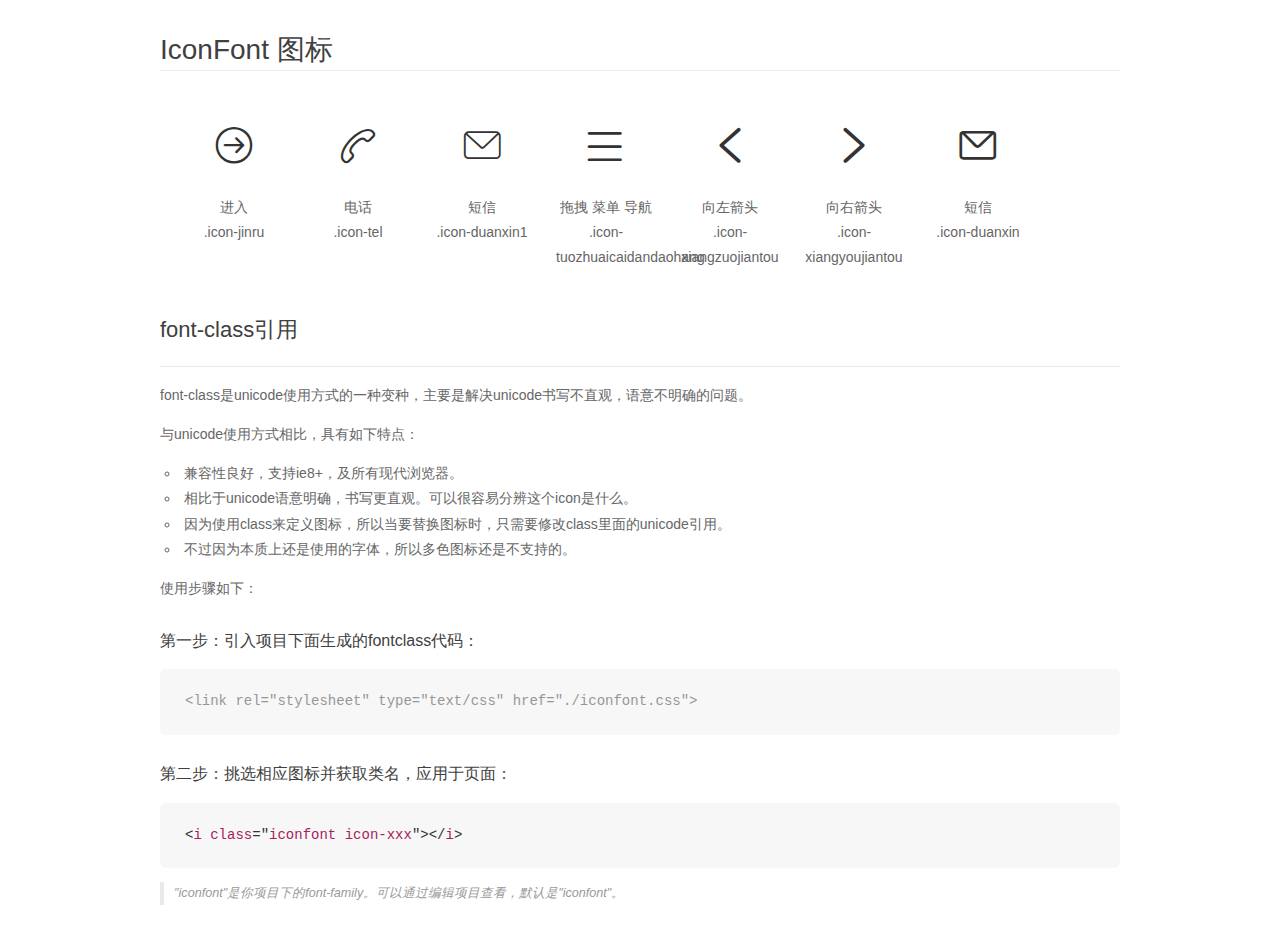
<file: icon/font_647207_kn1xeibezhjs8aor/demo_fontclass.html>
<!DOCTYPE html>
<html>
<head>
    <meta charset="utf-8"/>
    <title>IconFont</title>
    <link rel="stylesheet" href="demo.css">
    <link rel="stylesheet" href="iconfont.css">
</head>
<body>
    <div class="main markdown">
        <h1>IconFont 图标</h1>
        <ul class="icon_lists clear">
            
                <li>
                <i class="icon iconfont icon-jinru"></i>
                    <div class="name">进入</div>
                    <div class="fontclass">.icon-jinru</div>
                </li>
            
                <li>
                <i class="icon iconfont icon-tel"></i>
                    <div class="name">电话</div>
                    <div class="fontclass">.icon-tel</div>
                </li>
            
                <li>
                <i class="icon iconfont icon-duanxin1"></i>
                    <div class="name">短信</div>
                    <div class="fontclass">.icon-duanxin1</div>
                </li>
            
                <li>
                <i class="icon iconfont icon-tuozhuaicaidandaohang"></i>
                    <div class="name">拖拽 菜单 导航</div>
                    <div class="fontclass">.icon-tuozhuaicaidandaohang</div>
                </li>
            
                <li>
                <i class="icon iconfont icon-xiangzuojiantou"></i>
                    <div class="name">向左箭头</div>
                    <div class="fontclass">.icon-xiangzuojiantou</div>
                </li>
            
                <li>
                <i class="icon iconfont icon-xiangyoujiantou"></i>
                    <div class="name">向右箭头</div>
                    <div class="fontclass">.icon-xiangyoujiantou</div>
                </li>
            
                <li>
                <i class="icon iconfont icon-duanxin"></i>
                    <div class="name">短信</div>
                    <div class="fontclass">.icon-duanxin</div>
                </li>
            
        </ul>

        <h2 id="font-class-">font-class引用</h2>
        <hr>

        <p>font-class是unicode使用方式的一种变种，主要是解决unicode书写不直观，语意不明确的问题。</p>
        <p>与unicode使用方式相比，具有如下特点：</p>
        <ul>
        <li>兼容性良好，支持ie8+，及所有现代浏览器。</li>
        <li>相比于unicode语意明确，书写更直观。可以很容易分辨这个icon是什么。</li>
        <li>因为使用class来定义图标，所以当要替换图标时，只需要修改class里面的unicode引用。</li>
        <li>不过因为本质上还是使用的字体，所以多色图标还是不支持的。</li>
        </ul>
        <p>使用步骤如下：</p>
        <h3 id="-fontclass-">第一步：引入项目下面生成的fontclass代码：</h3>


        <pre><code class="lang-js hljs javascript"><span class="hljs-comment">&lt;link rel="stylesheet" type="text/css" href="./iconfont.css"&gt;</span></code></pre>
        <h3 id="-">第二步：挑选相应图标并获取类名，应用于页面：</h3>
        <pre><code class="lang-css hljs">&lt;<span class="hljs-selector-tag">i</span> <span class="hljs-selector-tag">class</span>="<span class="hljs-selector-tag">iconfont</span> <span class="hljs-selector-tag">icon-xxx</span>"&gt;&lt;/<span class="hljs-selector-tag">i</span>&gt;</code></pre>
        <blockquote>
        <p>"iconfont"是你项目下的font-family。可以通过编辑项目查看，默认是"iconfont"。</p>
        </blockquote>
    </div>
</body>
</html>
</file>
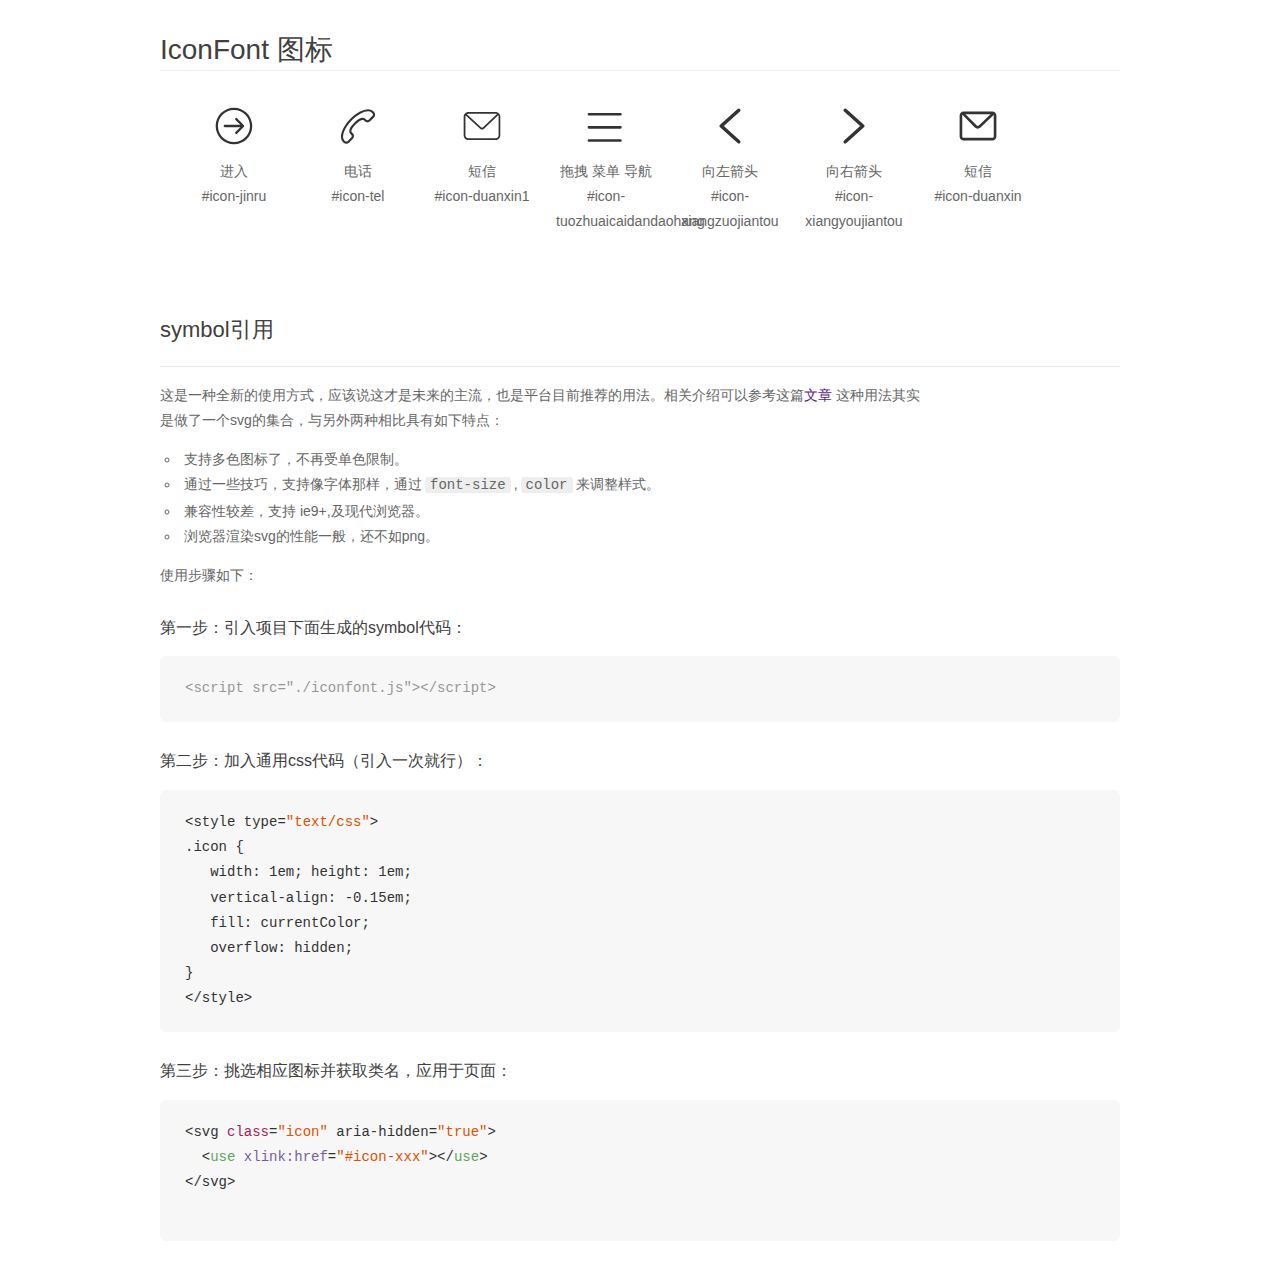
<file: icon/font_647207_kn1xeibezhjs8aor/demo_symbol.html>
<!DOCTYPE html>
<html>
<head>
    <meta charset="utf-8"/>
    <title>IconFont</title>
    <link rel="stylesheet" href="demo.css">
    <script src="iconfont.js"></script>

    <style type="text/css">
        .icon {
          /* 通过设置 font-size 来改变图标大小 */
          width: 1em; height: 1em;
          /* 图标和文字相邻时，垂直对齐 */
          vertical-align: -0.15em;
          /* 通过设置 color 来改变 SVG 的颜色/fill */
          fill: currentColor;
          /* path 和 stroke 溢出 viewBox 部分在 IE 下会显示
             normalize.css 中也包含这行 */
          overflow: hidden;
        }

    </style>
</head>
<body>
    <div class="main markdown">
        <h1>IconFont 图标</h1>
        <ul class="icon_lists clear">
            
                <li>
                    <svg class="icon" aria-hidden="true">
                        <use xlink:href="#icon-jinru"></use>
                    </svg>
                    <div class="name">进入</div>
                    <div class="fontclass">#icon-jinru</div>
                </li>
            
                <li>
                    <svg class="icon" aria-hidden="true">
                        <use xlink:href="#icon-tel"></use>
                    </svg>
                    <div class="name">电话</div>
                    <div class="fontclass">#icon-tel</div>
                </li>
            
                <li>
                    <svg class="icon" aria-hidden="true">
                        <use xlink:href="#icon-duanxin1"></use>
                    </svg>
                    <div class="name">短信</div>
                    <div class="fontclass">#icon-duanxin1</div>
                </li>
            
                <li>
                    <svg class="icon" aria-hidden="true">
                        <use xlink:href="#icon-tuozhuaicaidandaohang"></use>
                    </svg>
                    <div class="name">拖拽 菜单 导航</div>
                    <div class="fontclass">#icon-tuozhuaicaidandaohang</div>
                </li>
            
                <li>
                    <svg class="icon" aria-hidden="true">
                        <use xlink:href="#icon-xiangzuojiantou"></use>
                    </svg>
                    <div class="name">向左箭头</div>
                    <div class="fontclass">#icon-xiangzuojiantou</div>
                </li>
            
                <li>
                    <svg class="icon" aria-hidden="true">
                        <use xlink:href="#icon-xiangyoujiantou"></use>
                    </svg>
                    <div class="name">向右箭头</div>
                    <div class="fontclass">#icon-xiangyoujiantou</div>
                </li>
            
                <li>
                    <svg class="icon" aria-hidden="true">
                        <use xlink:href="#icon-duanxin"></use>
                    </svg>
                    <div class="name">短信</div>
                    <div class="fontclass">#icon-duanxin</div>
                </li>
            
        </ul>


        <h2 id="symbol-">symbol引用</h2>
        <hr>

        <p>这是一种全新的使用方式，应该说这才是未来的主流，也是平台目前推荐的用法。相关介绍可以参考这篇<a href="">文章</a>
        这种用法其实是做了一个svg的集合，与另外两种相比具有如下特点：</p>
        <ul>
          <li>支持多色图标了，不再受单色限制。</li>
          <li>通过一些技巧，支持像字体那样，通过<code>font-size</code>,<code>color</code>来调整样式。</li>
          <li>兼容性较差，支持 ie9+,及现代浏览器。</li>
          <li>浏览器渲染svg的性能一般，还不如png。</li>
        </ul>
        <p>使用步骤如下：</p>
        <h3 id="-symbol-">第一步：引入项目下面生成的symbol代码：</h3>
        <pre><code class="lang-js hljs javascript"><span class="hljs-comment">&lt;script src="./iconfont.js"&gt;&lt;/script&gt;</span></code></pre>
        <h3 id="-css-">第二步：加入通用css代码（引入一次就行）：</h3>
        <pre><code class="lang-js hljs javascript">&lt;style type=<span class="hljs-string">"text/css"</span>&gt;
.icon {
   width: <span class="hljs-number">1</span>em; height: <span class="hljs-number">1</span>em;
   vertical-align: <span class="hljs-number">-0.15</span>em;
   fill: currentColor;
   overflow: hidden;
}
&lt;<span class="hljs-regexp">/style&gt;</span></code></pre>
        <h3 id="-">第三步：挑选相应图标并获取类名，应用于页面：</h3>
        <pre><code class="lang-js hljs javascript">&lt;svg <span class="hljs-class"><span class="hljs-keyword">class</span></span>=<span class="hljs-string">"icon"</span> aria-hidden=<span class="hljs-string">"true"</span>&gt;<span class="xml"><span class="hljs-tag">
  &lt;<span class="hljs-name">use</span> <span class="hljs-attr">xlink:href</span>=<span class="hljs-string">"#icon-xxx"</span>&gt;</span><span class="hljs-tag">&lt;/<span class="hljs-name">use</span>&gt;</span>
</span>&lt;<span class="hljs-regexp">/svg&gt;
        </span></code></pre>
    </div>
</body>
</html>
</file>
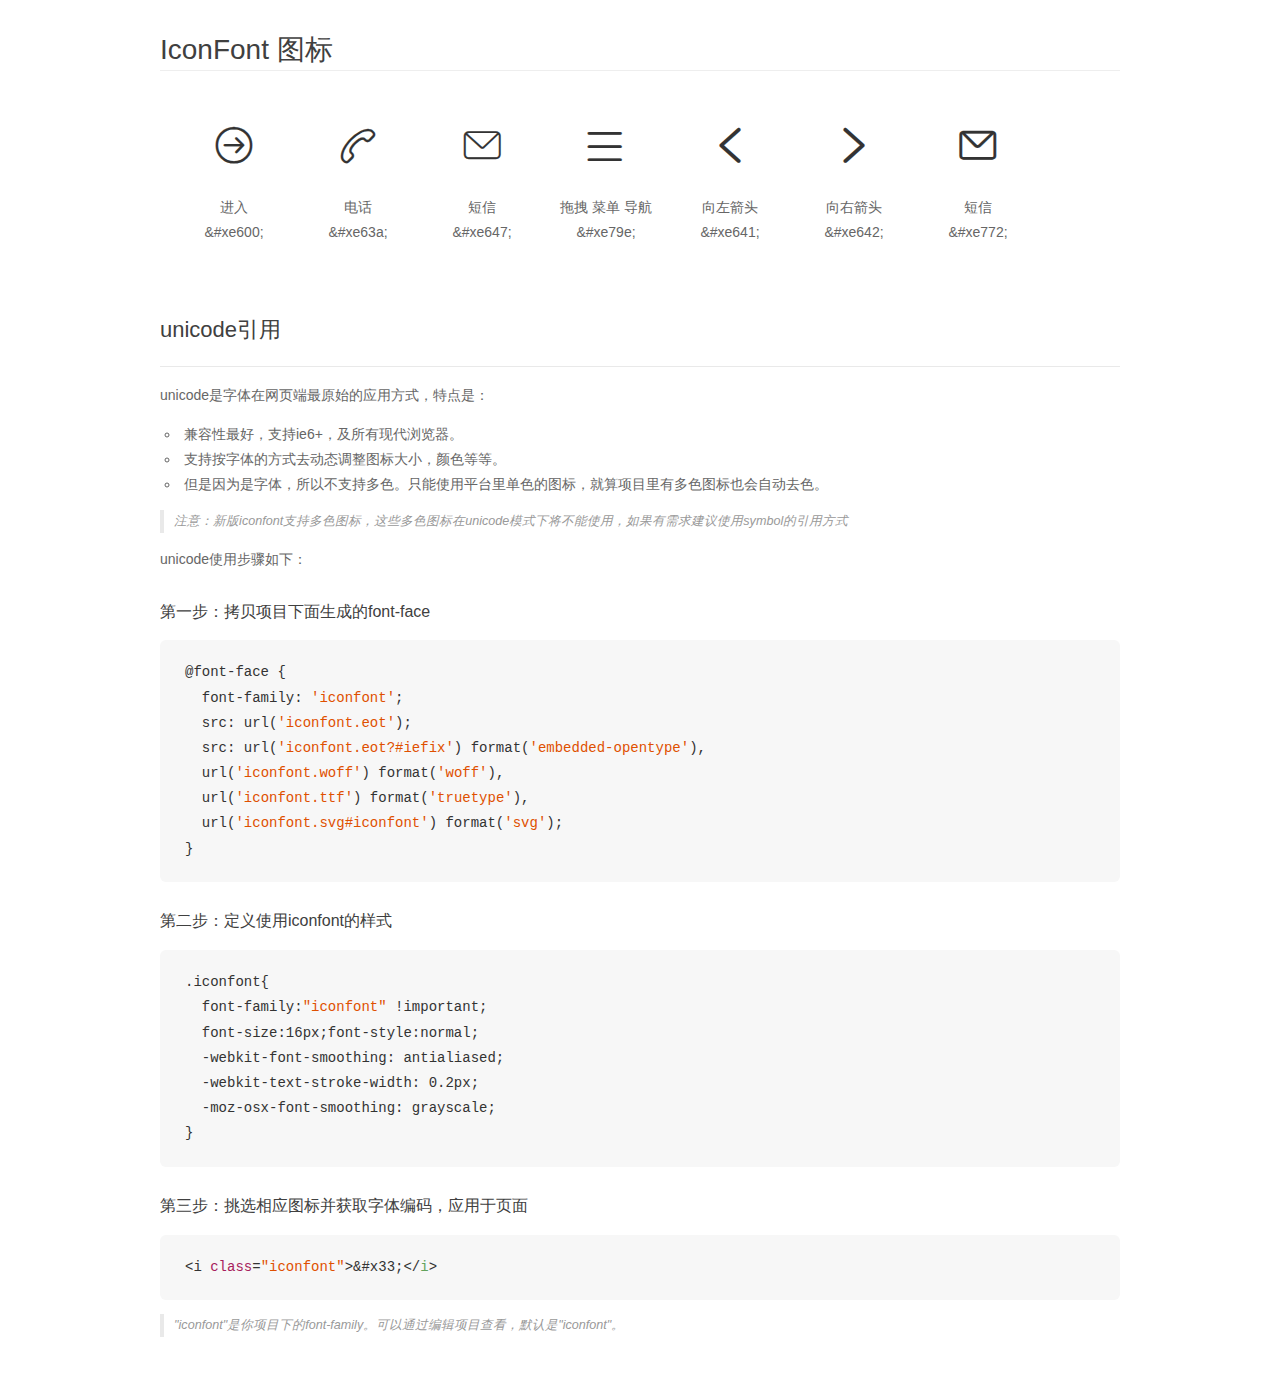
<file: icon/font_647207_kn1xeibezhjs8aor/demo_unicode.html>
<!DOCTYPE html>
<html>
<head>
    <meta charset="utf-8"/>
    <title>IconFont</title>
    <link rel="stylesheet" href="demo.css">

    <style type="text/css">

        @font-face {font-family: "iconfont";
          src: url('iconfont.eot'); /* IE9*/
          src: url('iconfont.eot#iefix') format('embedded-opentype'), /* IE6-IE8 */
          url('iconfont.woff') format('woff'), /* chrome, firefox */
          url('iconfont.ttf') format('truetype'), /* chrome, firefox, opera, Safari, Android, iOS 4.2+*/
          url('iconfont.svg#iconfont') format('svg'); /* iOS 4.1- */
        }

        .iconfont {
          font-family:"iconfont" !important;
          font-size:16px;
          font-style:normal;
          -webkit-font-smoothing: antialiased;
          -webkit-text-stroke-width: 0.2px;
          -moz-osx-font-smoothing: grayscale;
        }

    </style>
</head>
<body>
    <div class="main markdown">
        <h1>IconFont 图标</h1>
        <ul class="icon_lists clear">
            
                <li>
                <i class="icon iconfont">&#xe600;</i>
                    <div class="name">进入</div>
                    <div class="code">&amp;#xe600;</div>
                </li>
            
                <li>
                <i class="icon iconfont">&#xe63a;</i>
                    <div class="name">电话</div>
                    <div class="code">&amp;#xe63a;</div>
                </li>
            
                <li>
                <i class="icon iconfont">&#xe647;</i>
                    <div class="name">短信</div>
                    <div class="code">&amp;#xe647;</div>
                </li>
            
                <li>
                <i class="icon iconfont">&#xe79e;</i>
                    <div class="name">拖拽 菜单 导航</div>
                    <div class="code">&amp;#xe79e;</div>
                </li>
            
                <li>
                <i class="icon iconfont">&#xe641;</i>
                    <div class="name">向左箭头</div>
                    <div class="code">&amp;#xe641;</div>
                </li>
            
                <li>
                <i class="icon iconfont">&#xe642;</i>
                    <div class="name">向右箭头</div>
                    <div class="code">&amp;#xe642;</div>
                </li>
            
                <li>
                <i class="icon iconfont">&#xe772;</i>
                    <div class="name">短信</div>
                    <div class="code">&amp;#xe772;</div>
                </li>
            
        </ul>
        <h2 id="unicode-">unicode引用</h2>
        <hr>

        <p>unicode是字体在网页端最原始的应用方式，特点是：</p>
        <ul>
        <li>兼容性最好，支持ie6+，及所有现代浏览器。</li>
        <li>支持按字体的方式去动态调整图标大小，颜色等等。</li>
        <li>但是因为是字体，所以不支持多色。只能使用平台里单色的图标，就算项目里有多色图标也会自动去色。</li>
        </ul>
        <blockquote>
        <p>注意：新版iconfont支持多色图标，这些多色图标在unicode模式下将不能使用，如果有需求建议使用symbol的引用方式</p>
        </blockquote>
        <p>unicode使用步骤如下：</p>
        <h3 id="-font-face">第一步：拷贝项目下面生成的font-face</h3>
        <pre><code class="lang-js hljs javascript">@font-face {
  font-family: <span class="hljs-string">'iconfont'</span>;
  src: url(<span class="hljs-string">'iconfont.eot'</span>);
  src: url(<span class="hljs-string">'iconfont.eot?#iefix'</span>) format(<span class="hljs-string">'embedded-opentype'</span>),
  url(<span class="hljs-string">'iconfont.woff'</span>) format(<span class="hljs-string">'woff'</span>),
  url(<span class="hljs-string">'iconfont.ttf'</span>) format(<span class="hljs-string">'truetype'</span>),
  url(<span class="hljs-string">'iconfont.svg#iconfont'</span>) format(<span class="hljs-string">'svg'</span>);
}
</code></pre>
        <h3 id="-iconfont-">第二步：定义使用iconfont的样式</h3>
        <pre><code class="lang-js hljs javascript">.iconfont{
  font-family:<span class="hljs-string">"iconfont"</span> !important;
  font-size:<span class="hljs-number">16</span>px;font-style:normal;
  -webkit-font-smoothing: antialiased;
  -webkit-text-stroke-width: <span class="hljs-number">0.2</span>px;
  -moz-osx-font-smoothing: grayscale;
}
</code></pre>
        <h3 id="-">第三步：挑选相应图标并获取字体编码，应用于页面</h3>
        <pre><code class="lang-js hljs javascript">&lt;i <span class="hljs-class"><span class="hljs-keyword">class</span></span>=<span class="hljs-string">"iconfont"</span>&gt;&amp;#x33;<span class="xml"><span class="hljs-tag">&lt;/<span class="hljs-name">i</span>&gt;</span></span></code></pre>

        <blockquote>
        <p>"iconfont"是你项目下的font-family。可以通过编辑项目查看，默认是"iconfont"。</p>
        </blockquote>
    </div>


</body>
</html>
</file>
<file: icon/font_647207_kn1xeibezhjs8aor/iconfont.css>
@font-face {font-family: "iconfont";
  src: url('iconfont.eot?t=1526988192842'); /* IE9*/
  src: url('iconfont.eot?t=1526988192842#iefix') format('embedded-opentype'), /* IE6-IE8 */
  url('[data-uri]') format('woff'),
  url('iconfont.ttf?t=1526988192842') format('truetype'), /* chrome, firefox, opera, Safari, Android, iOS 4.2+*/
  url('iconfont.svg?t=1526988192842#iconfont') format('svg'); /* iOS 4.1- */
}

.iconfont {
  font-family:"iconfont" !important;
  font-size:16px;
  font-style:normal;
  -webkit-font-smoothing: antialiased;
  -moz-osx-font-smoothing: grayscale;
}

.icon-jinru:before { content: "\e600"; }

.icon-tel:before { content: "\e63a"; }

.icon-duanxin1:before { content: "\e647"; }

.icon-tuozhuaicaidandaohang:before { content: "\e79e"; }

.icon-xiangzuojiantou:before { content: "\e641"; }

.icon-xiangyoujiantou:before { content: "\e642"; }

.icon-duanxin:before { content: "\e772"; }
</file>
<file: index/css/index.css>
.top{
    width: 100%;
    height: 80px;
    /*background:  #f0eff4;*/
    display: flex;
    justify-content: center;
    position: fixed;
    left: 0;
    top: 0;
    z-index: 999;
    /*border: 1px solid #ffffff;*/
}
.top .topNei{
    width: 1400px;
    height: 100%;
    /*background: #3a79be;*/
    display: flex;
    font-size: 20px;
    justify-content: center;
}
.top .topNei .tNone{
    display: block;
    width:280px;
    height: 76px;
    text-align: center;
    line-height: 76px;
    margin-right: 10px;
    color: #000;
    /*background: red;*/
}
.top .topNei .tNone:hover{
    border-bottom: 4px solid #000000;
}
.top .topNei .tNone:nth-child(1){
    border-bottom: 4px solid #000000;
}
.banner {
    width: 100%;
    height: 656px;
    position: relative;
}
.banner .pic{
    width: 100%;
    height: 656px;
    position: absolute;
    top: 0;
    /*position: relative;*/
}
.banner .picbtn{
    width: 100%;
    height: 25px;
    /*background: blueviolet;*/
    position: absolute;
    bottom: 0;
    display: flex;
    justify-content: center;
    align-items: center;
}
.banner .picbtn .btn{
    width: 30px;
    height: 3px;
    background: #ccc;
    margin-left: 10px;
}
.banner .picbtn .btn.hot{
    background: #000;
}
/*.banner .picbtn .btn:hover{*/
    /*background-color: #000;*/
/*}*/

.guanyu{
    width:100% ;
    height:auto;
    display: flex;
    justify-content: center;
    margin-top: 60px;
}
.guanyu .nei1{
    padding: 40px 0;
    width:1400px;
    height: auto;
    /*background: pink;*/
    box-sizing: border-box;
    display: flex;
    flex-direction: column;
}
.guanyu .nei1 .box{
    width: 1400px;
    height: 64px;
    /*background: red;*/
    display: flex;
    justify-content: center;
}
.guanyu .nei1 .box .txt{
    width: 200px;
    height:30px ;
    /*background:blue;*/
    text-align: center;
    display: flex;
    flex-direction: column;
    border: 2px solid #000000;
    justify-content: center;
    align-items: center;
}
.guanyu .nei1 .box .txt .a{
    display: block;
    width: 130px;
    height:30px ;
    font-size: 16px;
    background: #ffffff;
}
.guanyu .nei1 .box .txt .ab{
    display: block;
    width: 100px;
    height:34px ;
    font-size: 20px;
    background: #ffffff;
}
.guanyu .nei1 .box1{
    width: 1400px;
    height:610px ;
    /*background: #84ccc9;*/
    display: flex;
    justify-content: center;
}
.guanyu .nei1 .box1 .left{
    width:600px;
    height: 610px;
    margin-right: 16px;
}
.guanyu .nei1 .box1 .left .guanyuTxt{
    width: 142px;
    height: 30px;
    font-size: 20px;
    /*background: #aea9a9;*/
    border-bottom: 2px solid #000000;
}
.guanyu .nei1 .box1 .left .guanyuTxt1{
    width: 100%;
    height: 66px;
    font-size: 18px;
    /*background: red;*/
}
.guanyu .nei1 .box1 .left .guanyuPic{
    width: 100%;
    height: 200px;
    /*background: #84ccc9;*/
    background-image: url("../img/guanyupic.jpg");
    background-size: auto;
    background-position: left;
    background-repeat: no-repeat;

}
.guanyu .nei1 .box1 .left .guanyuWord{
    width: 100%;
    height: 296px;
    /*background: #f5dfbf;*/
    display: flex;
    flex-direction: column;
    align-items: left;
}
.guanyu .nei1 .box1 .left .guanyuWord p{
    width:83% ;
    height: 254px;
    line-height: 38px;
}
.guanyu .nei1 .box1 .left .guanyuWord .guanyuBtn{
    display: block;
    width: 70px;
    height: 40px;
    border: 1px solid darkseagreen;
    text-align: center;
    line-height: 40px;
}
.guanyu .nei1 .box1 .left .guanyuWord .guanyuBtn:hover{
    background: darkseagreen;
    color: #ffffff;
}
.guanyu .nei1 .box1 .right{
    width:700px;
    height: 610px;
    /*background: orange;*/
}
.guanyu .nei1 .box1 .right .guanyuRpic{
    width: 695px;
    height: 271px;
    background: #84ccc9;
    background-image: url("../img/tu1.png");
    background-position: center;
    background-size: cover;
    background-repeat: no-repeat;
}
.guanyu .nei1 .box1 .right .guanyuRpic1{
     width: 100%;
     height: 345px;
     /*background: blue;*/
     margin-top: 20px;
    display: flex;
    flex-direction: row;
 }
.guanyu .nei1 .box1 .right .guanyuRpic1 .tu{
    width: 221px;
    height: 304px;
    -webkit-background-size: inherit;
    background-image: url("../img/tu2.png");
    background-size: cover;
}
.guanyu .nei1 .box1 .right .guanyuRpic1 .tu1{
    width: 180px;
    height: 180px;
    background-image: url("../img/tu10.png");
    background-size: cover;
    margin-left: 20px;
}

.chanpin{
    width: 100%;
    height: 850px;
    padding: 40px 0;
    box-sizing: border-box;
    display: flex;
    justify-content: center;
}
.chanpin .nei2{
    width:1400px;
    height: 100%;
    /*background: yellow;*/
}
.chanpin .nei2 .box2{
    width: 1400px;
    height: 64px;
    /*background: red;*/
    display: flex;
    justify-content: center;
    /*align-items: center;*/
}
.chanpin .nei2 .box2 .txt{
    width: 200px;
    height:30px ;
    /*background:blue;*/
    text-align: center;
    display: flex;
    flex-direction: column;
    border: 2px solid #000000;
    justify-content: center;
    align-items: center;
}
.chanpin .nei2 .box2 .txt .a{
    display: block;
    width: 130px;
    height:30px ;
    font-size: 16px;
    background: #ffffff;
}
.chanpin .nei2 .box2 .txt .ab{
    display: block;
    width: 100px;
    height:34px ;
    font-size: 20px;
    background: #ffffff;
}
.chanpin .nei2 .box3{
    width: 1400px;
    height:630px ;
    /*background: #84ccc9;*/
    display: flex;
    flex-direction: column;
}
.chanpin .nei2 .box3 .chanpinOne{
    width: 1400px;
    height: 315px;
    /*background:lightcoral;*/
    display: flex;
    flex-direction: row;
    margin-bottom: 20px;
}
.chanpin .nei2 .box3 .chanpinOne a{
    display: block;
    width: 335px;
    height: 300px;
    margin-right: 20px;
    background: #84ccc9;
    background-image: url("../img/pic.png");
    background-size: cover;
    position: relative;
    transition:transform 1s;
}
.chanpin .nei2 .box3 .chanpinOne a:nth-child(2){
    background-image: url("../img/tutu1.png");
    background-size: cover;
}
.chanpin .nei2 .box3 .chanpinOne a:nth-child(4){
    background-image: url("../img/tutu2.png");
    background-size: cover;
    margin-right: 0;
}
.chanpin .nei2 .box3 .chanpinOne a:nth-child(3){
    background-image: url("../img/tutu3.png");
    background-size: cover;
}
.chanpin .nei2 .box3 .opacity{
    width: 100%;
    height: 100%;
    background: rgba(0,0,0,0.2);
    z-index: 999;
    position: absolute;
    top: 0;
    left: 0;
    display: none;
}
.chanpin .nei2 .box3  .opacity p{
    display: block;
    font-size: 20px;
    text-align: center;
    margin:200px auto;
    color: #ffffff;
    width: 200px;
    border: 2px solid #ffffff;
}
.chanpin .nei2 .box3 .chanpinOne .pic2:hover{
    transform:translate(0,-10px);
}
.chanpin .nei2 .box3 .chanpinOne .pic0:hover{
    transform:translate(0,-10px);
}
.chanpin .nei2 .box3 .chanpinOne .pic3:hover{
    transform:translate(0,-10px);
}
.chanpin .nei2 .box3 .chanpinOne .pic4:hover{
    transform:translate(0,-10px);
}
/*.chanpin .nei2 .box3 .chanpinTwo{*/
    /*width: 100%;*/
    /*height: 315px;*/
    /*!*background:yellow;*!*/
/*}*/
.chanpin .nei2 .box3 .chanpinTwo{
    width: 1400px;
    height: 315px;
    /*background:lightcoral;*/
    display: flex;
    flex-direction: row;
}
.chanpin .nei2 .box3 .chanpinTwo a{
    display: block;
    width: 335px;
    height: 300px;
    margin-bottom: 15px;
    margin-right: 20px;
    /*background: #84ccc9;*/
    background-image: url("../img/tu5.jpg");
    background-size: cover;
    background-position:top;
    position: relative;
    transition:transform 1s;
}
.chanpin .nei2 .box3 .chanpinTwo a:nth-child(2){
    background-image: url("../img/tu7.jpg");
    background-size: cover;
}
.chanpin .nei2 .box3 .chanpinTwo a:nth-child(4){
    background-image: url("../img/tu8.jpg");
    background-size: cover;
    margin-right: 0;
}
.chanpin .nei2 .box3 .chanpinTwo a:nth-child(3){
    background-image: url("../img/tu9.png");
    background-size: 120%;

}
.chanpin .nei2 .box3 .chanpinTwo .pic5:hover{

    transform:translate(0,-10px);
}
.chanpin .nei2 .box3 .chanpinTwo .pic6:hover{

    transform:translate(0,-10px);
}
.chanpin .nei2 .box3 .chanpinTwo .pic7:hover{

    transform:translate(0,-10px);
}
.chanpin .nei2 .box3 .chanpinTwo .pic8:hover{

    transform:translate(0,-10px);
}
.chanpin .nei2 .box4{
    width: 1400px;
    height: 64px;
    /*background: red;*/
    display: flex;
    justify-content: center;
    align-items: center;
    margin-top: 20px;
}
.chanpin .nei2 .box4 .chanpinBtn{
    display: block;
    width: 70px;
    height: 40px;
    border: 1px solid #000;
    text-align: center;
    line-height: 40px;
}
.chanpin .nei2 .box4 .chanpinBtn:hover{
    background: #000;
    color: #ffffff;
}
.xinwen{
    width: 100%;
    height:600px;
    /*background: #58c646;*/
    margin: 40px 0;
    display: flex;
    justify-content: center;
}
.xinwen .nei3{
    width: 1400px;
    height: 600px;
    /*background: blue;*/
    display: flex;
    flex-direction: column;
}
.xinwen .nei3 .xinwenBox{
    width: 1400px;
    height: 64px;
    /*background: red;*/
    display: flex;
    justify-content: center;
    /*align-items: center;*/
}
.xinwen .nei3 .xinwenBox .xinwenTxt{
    width: 220px;
    height:30px ;
    /*background:blue;*/
    text-align: center;
    display: flex;
    flex-direction: column;
    border: 2px solid #000000;
    justify-content: center;
    align-items: center;
}
.xinwen .nei3 .xinwenBox .xinwenTxt .a{
    display: block;
    width: 190px;
    height:30px ;
    font-size: 16px;
    background: #ffffff;
}
.xinwen .nei3 .xinwenBox .xinwenTxt .ab{
    display: block;
    width: 100px;
    height:34px ;
    font-size: 20px;
    background: #ffffff;
}
.xinwen .nei3 .xinwenZixun{
    width: 100%;
    height: 530px;
    /*background: #d23a41;*/
    display: flex;

}
.xinwen .nei3 .xinwenZixun .xwBtn{
    width: 40px;
    height:500px;
    /*background: yellow;*/
    line-height: 436px;
    text-align: center;
}
.xinwen .nei3 .xinwenZixun .xwBtn i{
    font-size: 40px;
}
.xinwen .nei3 .xinwenZixun .xwKd{
    width: 1320px;
    height: 530px;
    overflow: hidden;
    margin: 0 auto;
}
.xinwen .nei3 .xinwenZixun .xwKd .xwKuai{
    width:3040px;
    height:530px ;
    /*background: blue;*/
    flex-direction: row;
    display: flex;
    transition: transform ease 1s;

}
.xinwen .nei3 .xinwenZixun .xwKd .xwKuai .xwK{
    width: 330px;
    height: 530px;
    /*background: #58c646;*/
    /*margin-right:40px;*/
    display: flex;
    justify-content: center;
    flex-direction: column;
    align-items: center;
}
/*.xinwen .nei3 .xinwenZixun .xwKuai .xwK:nth-child(4){*/
    /*margin-right:0;*/
/*}*/
.xinwen .nei3 .xinwenZixun .xwKd .xwKuai .xwK .xwKPic{
    width:300px;
    height: 300px;
    /*background: #d23a41;*/
    margin-top: 20px;
    background-image:url("../img/xw1.png");
    background-size: cover;
    background-position: center;
    transition: transform 1s;
    background-repeat: no-repeat;
}
.xinwen .nei3 .xinwenZixun .xwKd .xwKuai .xwK .xwKPic1{
     background-image:url("../img/xw2.png");
 }
.xinwen .nei3 .xinwenZixun .xwKd .xwKuai .xwK .xwKPic2{
    background-image:url("../img/xw3.png");
    background-position: 0 -80px;
}
.xinwen .nei3 .xinwenZixun .xwKd .xwKuai .xwK .xwKPic3 {
    background-image: url("../img/xw4.jpg");
}
.xinwen .nei3 .xinwenZixun .xwKd .xwKuai .xwK .xwKPic:hover{
    transform: scale(1.03);
}
.xinwen .nei3 .xinwenZixun .xwKd .xwKuai .xwK .xwKTxt{
    width:300px ;
    height: 100px;
    font-size: 14px;
    margin-top: 40px;
    line-height: 26px;
    margin-bottom: 26px;
}
.xinwen .nei3 .xinwenZixun .xwKd .xwKuai .xwK .xwKBtn{
    display: block;
    width: 70px;
    height: 30px;
    border: 1px solid #000;
    text-align: center;
    line-height: 30px;
}
.xinwen .nei3 .xinwenZixun .xwKd .xwKuai .xwK .xwKBtn:hover{
    background: #000;
    color: #ffffff;
}
.bottom{
    width: 100%;
    height: 300px;
    margin-top: 70px;
    display: flex;
    justify-content: center;
}
.bottom .nei4{
    width:1200px;
    height:216px ;
    /*background: #84ccc9;*/
}
.bottom .nei4 .bBox{
    width: 100%;
    height: 40px;
    /*background: #58c646;*/
    margin-top: 2px;
    display: flex;
    font-size: 16px;
    justify-content: center;
    align-items: center;
}
.bottom .nei4 .bBox i{
    font-size: 16px;
    margin-left: 20px;
}
</file>
<file: index/css/common.css>
*{
    margin:0;
    padding:0;
    list-style:none;
    color: #000;
}
a{
    text-decoration: none;
    color: #000000;
    margin: 0;
    padding: 0;
}
</file>
<file: About Us/css/About Us.css>
.top{
    width: 100%;
    height: 80px;
    /*background:  #f0eff4;*/
    display: flex;
    justify-content: center;
    /*border: 1px solid #ffffff;*/
}
.top .topNei{
    width: 1400px;
    height: 100%;
    /*background: #3a79be;*/
    display: flex;
    font-size: 20px;
    justify-content: center;
}
.top .topNei .tNone{
    width:280px;
    height: 76px;
    text-align: center;
    line-height: 76px;
    margin-right: 10px;
    color: #000;
    /*background: red;*/
}
.top .topNei .tNone:hover{
    border-bottom: 4px solid #000000;
}
.top .topNei .tNone:nth-child(2){
    border-bottom: 4px solid #000000;
}
.banner{
    width: 100%;
    height: 576px;
    /*background: #84ccc9;*/
    background-image: url("../img/shouye2.jpg");
    background-size: cover;
    background-position: center;
}
.about{
    width: 100%;
    height: 630px;
    /*background: #58c646;*/
    margin-bottom: 10px;
    display: flex;
    justify-content: center;
}
.about .aNei{
    width: 1200px;
    height: 100%;
    /*background: #84ccc9;*/
    display: flex;
    margin-top: 40px;
}
.about .aNei .aNLeft{
    width: 200px;
    height: 100%;
    /*background: #d23a41;*/
    text-align: center;
    display: flex;
    flex-direction: column;
    align-items: center;
}
.about .aNei .aNLeft .aNL1{
    width: 200px;
    height:100px ;
    font-size: 80px;
    color: #b8b8b8;
    line-height: 100px;
}
.about .aNei .aNLeft .aNL2{
    width: 200px;
    height: 50px;
    font-size: 20px;
    line-height: 50px;
}
.about .aNei .aNLeft .aNL3{
    width: 100px;
    height: 50px;
    font-size: 20px;
    line-height: 50px;
    border-bottom: 3px solid #b8b8b8;
}
.about .aNei .aNLeft .aNL4{
    border-right: 3px dashed #b8b8b8;
    width:100px ;
    height: 350px;
}
.about .aNei .aNRight{
    width:1000px;
    height:100% ;
    /*background: #f5dfbf;*/
    display: flex;
    margin-bottom: 10px;
    align-items: center;
}
.about .aNei .aNRight .aNRL{
    width: 500px;
    height: 300px;
    background-image: url("../img/gongsi.png");
    background-size: 80%;
    background-position: center;
    margin-top: 200px;
    margin-right: 34px;
}
.about .aNei .aNRight .aNRR{
    width:500px ;
    height: 452px;
    /*background: #d23a41;*/
    margin-top: 150px;

}
.about .aNei .aNRight .aNRR .aNRR1{
    width: 400px;
    height: 50px;
    font-size: 24px;
    line-height: 50px;
}
.about .aNei .aNRight .aNRR .aNRR2{
    width: 100px;
    height: 50px;
    font-size: 22px;
    line-height: 50px;
    color: #7b0c0c;
    border-bottom: 2px solid #7b0c0c;
}
.about .aNei .aNRight .aNRR .aNRR3{
    width: 500px;
    height:350px ;
    font-size: 20px;
    line-height: 50px;
}
.about .aNei .aNRight1 {
    width: 1000px;
    height: 626px;
    /*background: #f5dfbf;*/
    display: flex;
}
.about .aNei .aNRight1 .aNRL1{
    width: 500px;
    height:500px ;
    /*background: yellow;*/
    margin-right: 110px;
    margin-top: 126px;
}
.about .aNei .aNRight1 .aNRL1 .aNRLTxt{
    width: 300px;
    height: 50px;
    /*background: red;*/
    line-height: 50px;
    font-size: 24px;
}
.about .aNei .aNRight1 .aNRL1 .aNRLTxt1{
    width: 100px;
    height: 50px;
    font-size: 22px;
    line-height: 50px;
    color: #7b0c0c;
    border-bottom: 2px solid #7b0c0c;
}
.about .aNei .aNRight1 .aNRL1 .aNRLTxt2{
    width: 700px;
    height: 400px;
    /*background: lawngreen;*/
    font-size: 20px;
    line-height: 50px;
}
.about .aNei .aNRight1 .aNRR1{
    width: 400px;
    height:400px ;
    /*background: blue;*/
    background-image:url("../img/wen.png");
    background-size: cover;
    background-position: center;
    margin-top: 136px;
}
.bottom{
    width: 100%;
    height: 300px;
    margin-top: 180px;
    display: flex;
    justify-content: center;
}
.bottom .nei4{
    width:1400px;
    height:216px ;
    /*background: #84ccc9;*/
}
.bottom .nei4 .bBox{
    width: 100%;
    height: 40px;
    /*background: #58c646;*/
    margin-top: 2px;
    display: flex;
    font-size: 16px;
    justify-content: center;
    align-items: center;
}
.bottom .nei4 .bBox i{
    font-size: 16px;
    margin-left: 20px;
}
</file>
<file: About Us/css/common.css>
*{
    margin:0;
    padding:0;
    list-style:none;
    color: #000;
}
a{
    text-decoration: none;
    color: #000000;
    margin: 0;
    padding: 0;
}
</file>
<file: item/css/item.css>
.top{
    width: 100%;
    height: 80px;
    /*background:  #f0eff4;*/
    display: flex;
    justify-content: center;
    border: 1px solid #f0eff4;
}
.top .topNei{
    width: 1400px;
    height: 100%;
    /*background: #3a79be;*/
    display: flex;
    font-size: 20px;
    justify-content: center;
}
.top .topNei .tNone{
    display: block;
    width:280px;
    height: 76px;
    text-align: center;
    line-height: 76px;
    margin-right: 10px;
    color: #000;
    /*background: red;*/
}
.top .topNei .tNone:hover{
    border-bottom: 4px solid #000000;
}
.top .topNei .tNone:nth-child(3){
    border-bottom: 4px solid #000000;
}
.item {
    width: 100%;
    height: 500px;
    display: flex;
    justify-content: center;
    margin-top: 50px;
}
.item .itemNei{
    width: 1400px;
    height: 100%;
    background: #e0e0e0;
    display: flex;
    justify-content: center;
    align-items: center;
    flex-direction: column;
}
.item .itemNei .itemNPic{
    width: 250px;
    height: 250px;
    border-radius: 50%;
    background: #d23a41;
    background-image: url("../img/pic2.jpg");
    background-size: cover;
    background-position: 0 -20px;
    margin-top: 60px;
}
.item .itemNei  .itemNPic1{
    width: 350px;
    height: 100px;
    background-position: center;
    background-image: url("../img/pic6.png");
    background-repeat: no-repeat;
}
.item .itemNei  .itemNPic2{
    width: 350px;
    height: 100px;
    background-position: center;
    background-image: url("../img/pic7.png");
    background-repeat: no-repeat;
}
.itemOne {
    width: 100%;
    height: auto;
    display: flex;
    justify-content: center;
}
.itemOne .itemONei{
    width: 1400px;
    height: auto;
    background: #f8f8f8;
    display: flex;
    justify-content: center;
    align-items: center;
    flex-direction: column;
}
.itemOne .itemONei .iONTxt{
    width: 666px;
    height: 50px;
    font-size: 22px;
    margin-top: 70px;
}
.itemOne .itemONei span{
    width:200px;
    height: 70px;
    line-height: 70px;
    text-align: center;
    font-size: 20px;
}
.itemOne .itemONei p {
    width: 700px;
    height: 300px;
    font-size: 20px;
    line-height: 50px;
}
.buy{
    width: 100%;
    height: 260px;
    display: flex;
    justify-content: center;
}
.buy .buyNei{
    width: 1400px;
    height: 100%;
    background: #f8f8f8;
}
.buy .buyNei .buyNTop{
    width: 1400px;
    height: 100px;
    /*background: #f5dfbf;*/
    font-size: 26px;
    font-weight: bold;
    line-height: 100px;
    text-align: center;
}
.buy .buyNei .buyNBottom{
    width: 1400px;
    height: 100px;
    /*background: #f5dfbf;*/
    display: flex;
    justify-content: center;
    align-items: center;
}
.buy .buyNei .buyNBottom .buyNB1{
    width: 200px;
    height: 50px;
    font-size: 26px;
    border: 2px solid #000000;
    box-sizing: border-box;
    line-height: 50px;
    text-align: center;
}
.buy .buyNei .buyNBottom .buyNB1:hover{
    color: #ffffff;
    background: #000000;
}
.bottom{
    width: 100%;
    height: 300px;
    margin-top: 120px;
    display: flex;
    justify-content: center;
}
.bottom .nei4{
    width:1400px;
    height:216px ;
    /*background: #84ccc9;*/
}
.bottom .nei4 .bBox{
    width: 100%;
    height: 40px;
    /*background: #58c646;*/
    margin-top: 2px;
    display: flex;
    font-size: 16px;
    justify-content: center;
    align-items: center;
}
.bottom .nei4 .bBox i{
    font-size: 16px;
    margin-left: 20px;
}
</file>
<file: item/css/common.css>
*{
    margin:0;
    padding:0;
    list-style:none;
    color: #000;
}
a{
    text-decoration: none;
    color: #000000;
    margin: 0;
    padding: 0;
}
</file>
<file: news/css/news.css>
.top{
    width: 100%;
    height: 80px;
    /*background:  #d4d9df;*/
    display: flex;
    justify-content: center;
    /*border: 1px solid #ffffff;*/
}
.top .topNei{
    width: 1200px;
    height: 100%;
    /*background: #3a79be;*/
    display: flex;
    font-size: 20px;
    justify-content: center;
}
.top .topNei .tNone{
    display: block;
    width:280px;
    height: 76px;
    text-align: center;
    line-height: 76px;
    margin-right: 10px;
    color: #000;
    /*background: red;*/
}
.top .topNei .tNone:hover{
    border-bottom: 4px solid #000000;
}
.top .topNei .tNone:nth-child(4){
    border-bottom: 4px solid #000000;
}
.banner{
    width: 100%;
    height: 576px;
    background-image: url("../img/true (1).jpg");
    background-size: cover;
    background-position: center;
}
.banner > .con{
    font-size: 26px;
    width: 100%;
    height: 100px;
    text-align: center;
    line-height: 50px;
    padding-top: 150px;
}
.news{
    width: 100%;
    height:auto;
    display: flex;
    justify-content: center;
    align-items: center;
    flex-direction: column;
}
.news .newsTop{
    width:1200px;
    height: 500px;
    position: relative;
    margin-top: 150px;
    display: flex;
    /*flex-direction: column;*/
    justify-content: space-between;
    align-items: center;
    text-align: center;
    line-height: 70px;
    font-size: 20px;
}
.news .newsTop .nTLeft{
    width: 700px;
    height: 100%;
}

.news .newsTop .nTLeft span,p{
    z-index: 100;
}
.news .newsTop .nTLeft .p1{
    border-top: 2px solid #000000;
    padding-top: 5px;
}
.news .newsTop .nTLeft .newsCPic{
    width:100%;
    height: 50px;
    background-image: url("../img/txt.png");
    background-position: center;
    background-repeat: no-repeat;
    display: flex;
    justify-content: center;
    align-items: center;
    margin-bottom: 30px;
    z-index: 100;
}
.news .newsTop .nTRight{
    width: 500px;
    height: 100%;
    /*background: #58c646;*/
    margin-left: 150px;
    display: flex;
}
.news .newsTop .nTRight span{
    width: 30px;
    height: 100%;
    display: flex;
    align-items: flex-end;
    line-height: 40px;
}
.news .newsTop .nTRight .nTRBox{
    width: 470px;
    height: 100%;
    border-top-right-radius:50px ;
    border-bottom-right-radius: 50px;
    box-sizing: border-box;
    background-image: url("../img/pic6.png");
    background-position: center;
}
.news .newsCenter{
    width: 1200px;
    height: auto;
    margin-top: 50px;
    display: flex;
    justify-content: center;
    flex-direction: column;
    align-items: center;
    position: relative;
}
/*.news .newsCenter .newsCBox{*/
    /*width: 500px;*/
    /*height: auto;*/
    /*!*background: rgba(184,184,184,0.2);*!*/
    /*display: flex;*/
    /*justify-content: center;*/
    /*position: absolute;*/
    /*top: 0;*/
/*}*/
.news .newsCenter .newsCB1{
    width: 100%;
    height: 300px;
    /*background:#58c646 ;*/
    display: flex;
    margin-top: 50px;
    align-items: center;
    justify-content: center;
}
.news .newsCenter .newsCB1 .nCB1Box{
    width: 100%;
    height: 100%;
    display: flex;
    flex-direction: column;
    justify-content: center;
}
.news .newsCenter .newsCB1 .nCB1Box span{
    /*display: block;*/
    width: 100%;
    height: 50px;
    font-size: 20px;
    text-align: center;
    line-height: 50px;
}
.news .newsCenter .newsCB1 .nCB1Box .nCB1Rpic{
    margin: 25px auto 25px auto ;
    width: 300px;
    height: 50px;
    background-image: url("../img/txt1.png");
    /*background-position: left;*/
    background-repeat: no-repeat;
}
.news .newsCenter .newsCB1 .nCB1Box p{
    width: 100%;
    height: 200px;
    font-size: 18px;
    text-align: center;
    line-height: 55px;
    border-top: 2px solid #000000;
    padding-top: 5px;
}
.news .newsCenter .newsCB2{
    width: 100%;
    height: 300px;
    display: flex;
    margin-top: 50px;
    align-items: center;

    /*align-items: center;*/
}
.news .newsCenter .newsCB2 .nCB2R{
    width: 100%;
    height: 100%;
    display: flex;
    flex-direction: column;
    justify-content: center;
    align-items: center;
}
.news .newsCenter .newsCB2 .nCB2R span{
    width: 100%;
    height: 50px;
    font-size: 20px;
    text-align: center;
    line-height: 50px;
}
.news .newsCenter .newsCB2 .nCB2R .nCB2Rpic{
    width: 300px;
    height: 50px;
    background-image: url("../img/txt3.png");
    background-position: left;
    background-repeat: no-repeat;
    margin: 25px auto 25px auto ;
}
.news .newsCenter .newsCB2 .nCB2R p{
    width: 100%;
    height: 200px;
    font-size: 18px;
    text-align: center;
    line-height: 55px;
    border-top: 2px solid #000000;
    padding-top: 5px;
}
.news .nBottom{
    width:1200px;
    height: auto;
    position: relative;
    margin-top: 50px;
    display: flex;
    flex-direction: column;
    align-items: center;
}
.news .nBottom span{
    text-align: center;
    line-height: 80px;
    font-size: 20px;
}
.news .nBottom .p3{
    text-align: center;
    line-height: 80px;
    font-size: 20px;
}
.news .nBottom .nBPic1{
    width:1200px;
    height: 50px;
    background-image: url("../img/txt4.png");
    /*background-size: cover;*/
    background-position: center;
    background-repeat: no-repeat;
    margin: 0 auto 25px auto ;
}
.news .nBottom .nBBox{
    width:100%;
    height: auto;
    display: flex;
    justify-content: space-between;
    align-items: center;
    border-top: 2px solid #000000;
}
.news .nBottom .nBBox .nBBox1{
    display: flex;
    flex-direction: column;
    justify-content: center;
    align-items: center;
}
.news .nBottom .nBBox .nBBox1 .circle1{
    width: 200px;
    height: 200px;
    border-radius: 50%;
    border: 1px solid #000000;
    box-sizing: border-box;
    margin-top: 50px;
    background-position: center;
    background-size: cover;
    padding: 2px;

}
.news .nBottom .nBBox .nBBox1 .circle1.pic1{
    background-image: url("../img/circle3.jpg");
}
.news .nBottom .nBBox .nBBox1 .circle1.pic2{
    background-image: url("../img/circle1.jpg");
}
.news .nBottom .nBBox .nBBox1 .circle1.pic3{
    background-image: url("../img/pic2.png");
}
.news .nBottom .nBBox .nBBox1 .circle1.pic4{
    background-image: url("../img/circle4.jpg");
}
.news .nBottom .nBBox  span{
    width:250px ;
    height: 100px;
    font-size: 16px;
    text-align: center;
}
.bottom1{
    width: 100%;
    height: 300px;
    margin-top: 150px;
    display: flex;
    justify-content: center;
}
.bottom1 .nei4{
    width:1200px;
    height:216px ;
    /*background: #84ccc9;*/
}
.bottom1 .nei4 .bBox{
    width: 100%;
    height: 40px;
    /*background: #58c646;*/
    margin-top: 2px;
    display: flex;
    font-size: 16px;
    justify-content: center;
    align-items: center;
}
.bottom1 .nei4 .bBox i{
    font-size: 16px;
    margin-left: 20px;
}
</file>
<file: news/css/common.css>
*{
    margin:0;
    padding:0;
    list-style:none;
    color: #000;
}
a{
    text-decoration: none;
    color: #000000;
    margin: 0;
    padding: 0;
}
</file>
<file: Product/css/Product.css>
.top{
    width: 100%;
    height: 80px;
    /*background:  #f0eff4;*/
    display: flex;
    justify-content: center;
    border: 1px solid #f0eff4;
}
.top .topNei{
    width: 1400px;
    height: 100%;
    /*background: #3a79be;*/
    display: flex;
    font-size: 20px;
    justify-content: center;
}
.top .topNei .tNone{
    display: block;
    width:280px;
    height: 76px;
    text-align: center;
    line-height: 76px;
    margin-right: 10px;
    color: #000;
    /*background: red;*/
}
.top .topNei .tNone:hover{
    border-bottom: 4px solid #000000;
}
.top .topNei .tNone:nth-child(3){
    border-bottom: 4px solid #000000;
}
.logo{
    width: 100%;
    height: 100px;
    display: flex;
    justify-content: center;
}
.logo .logoNei{
    width: 1400px;
    height: 100px;
    /*background: #f5dfbf;*/
    background-image: url("../img/logo3.jpg");
    background-repeat: no-repeat;
    background-position: center;
    margin-top: 30px;
    /*background-size: ;*/
}
.list{
    width: 100%;
    height: 60px;
    display: flex;
    justify-content: center;
    margin-top: 70px;
}
.list .listNei{
    width: 800px;
    height: 100%;
    /*background: #f5dfbf;*/
    display: flex;
}
.list .listNei .listN1{
    display: block;
    width: 200px;
    height: 100%;
    /*background: #84ccc9;*/
    text-align: center;
    line-height: 60px;
    font-size: 16px;
    border: 2px solid #000000;
    box-sizing: border-box;
}
.list .listNei .listN1:nth-child(1){
    border-right: 0;
    background: #000000;
    color: #ffffff;
}
.list .listNei .listN1:nth-child(2){
    border-right: 0;
}
.list .listNei .listN1:nth-child(3){
    border-right: 0;
}
.list .listNei .listN1:hover{
    background: #000000;
    color: #ffffff;
}
.product{
    width: 100%;
    height: auto;
    margin-top: 120px;
    display: flex;
    justify-content: center;
}
.product .pNei{
    width: 1000px;
    height: auto;
    /*background: #84ccc9;*/
}
.product .pNei .jieshao{
    width: 1000px;
    height: 300px;
    text-align: center;
    line-height: 50px;
    margin-bottom: 20px;
}
.product .pNei .pN1{
    width: 1000px;
    height:400px ;
    /*background: orange;*/
    display: flex;
}
.product .pNei .pN1 .pN1-1{
    width: 500px;
    height:400px ;
    /*background: #d23a41;*/
    background-image: url("../img/pic3.jpg");
    background-size: cover;
    background-repeat: no-repeat;
    background-position: center;
    /*border-radius: 20px;*/
}
.product .pNei .pN1 .pN1-2{
    background: #f4f4f4;
    font-size: 18px;
    text-align: center;
}
.product .pNei .pN1 .pN1-2 span{
    display: block;
    width: 500px;
    height: 200px;
    line-height: 40px;
    margin-top: 86px;
}
.product .pNei .pN1 .pN1-2 a i{
    font-size: 30px;
}
.product .pNei .pN2{
    width: 1000px;
    height:250px ;
    /*background: green;*/
    margin-top: 10px;
    display: flex;
}
.product .pNei .pN2 .pN2Left{
    width: 495px;
    height: 100%;
    /*background: orange;*/
    display: flex;
    margin-right: 10px;
}
.product .pNei .pN2 .pN2Left .pN2Left1{
    width: 250px;
    height: 250px;
    /*background: #d23a41;*/
    background-image: url("../img/pic1.jpg");
    background-size: cover;
}
.product .pNei .pN2 .pN2Left .pN2Left2{
    width: 250px;
    height: 250px;
    background: #e9ebe6;
}
.product .pNei .pN2 .pN2Left .pN2Left2{
    background: #f4f4f4;
    font-size: 18px;
    text-align: center;
}
.product .pNei .pN2 .pN2Left .pN2Left2 span{
    display: block;
    width: 250px;
    height: 186px;
    line-height: 40px;
    margin-top: 20px;
}
.product .pNei .pN2 .pN2Left .pN2Left2 a i{
    font-size: 30px;
}

.product .pNei .pN2 .pN2Right{
    width: 495px;
    height: 100%;
    background: orange;
    display: flex;
}
.product .pNei .pN2 .pN2Right .pN2Right1{
    width: 250px;
    height: 250px;
    /*background: #d23a41;*/
    background-image: url("../img/pic2.jpg");
    background-size: cover;
    background-position: center;
}
.product .pNei .pN2 .pN2Right .pN2Right2{
    width: 250px;
    height: 250px;
    background: #f4f4f4;
    font-size: 18px;
    text-align: center;

}
.product .pNei .pN2 .pN2Right .pN2Right2 span{
    display: block;
    width: 250px;
    height: 186px;
    line-height: 40px;
    margin-top: 20px;
}
.product .pNei .pN2 .pN2Right .pN2Right2 a i{
    font-size: 30px;
}
.bottom{
    width: 100%;
    height: 300px;
    margin-top: 120px;
    display: flex;
    justify-content: center;
}
.bottom .nei4{
    width:1400px;
    height:216px ;
    /*background: #84ccc9;*/
}
.bottom .nei4 .bBox{
    width: 100%;
    height: 40px;
    /*background: #58c646;*/
    margin-top: 2px;
    display: flex;
    font-size: 16px;
    justify-content: center;
    align-items: center;
}
.bottom .nei4 .bBox i{
    font-size: 16px;
    margin-left: 20px;
}
</file>
<file: Product/css/common.css>
*{
    margin:0;
    padding:0;
    list-style:none;
    color: #000;
}
a{
    text-decoration: none;
    color: #000000;
    margin: 0;
    padding: 0;
}
</file>
<file: Product1/css/Product1.css>
.top{
    width: 100%;
    height: 80px;
    /*background:  #f0eff4;*/
    display: flex;
    justify-content: center;
    border: 1px solid #f0eff4;
}
.top .topNei{
    width: 1400px;
    height: 100%;
    /*background: #3a79be;*/
    display: flex;
    font-size: 20px;
    justify-content: center;
}
.top .topNei .tNone{
    display: block;
    width:280px;
    height: 76px;
    text-align: center;
    line-height: 76px;
    margin-right: 10px;
    color: #000;
    /*background: red;*/
}
.top .topNei .tNone:hover{
    border-bottom: 4px solid #000000;
}
.top .topNei .tNone:nth-child(3){
    border-bottom: 4px solid #000000;
}
.logo{
    width: 100%;
    height: 100px;
    display: flex;
    justify-content: center;
}
.logo .logoNei{
    width: 1400px;
    height: 100px;
    /*background: #f5dfbf;*/
    background-image: url("../img/logo3.jpg");
    background-repeat: no-repeat;
    background-position: center;
    margin-top: 50px;
    /*background-size: ;*/
}
.list{
    width: 100%;
    height: 60px;
    display: flex;
    justify-content: center;
    margin-top: 100px;
}
.list .listNei{
    width: 800px;
    height: 100%;
    /*background: #f5dfbf;*/
    display: flex;
}
.list .listNei .listN1{
    display: block;
    width: 200px;
    height: 100%;
    /*background: #84ccc9;*/
    text-align: center;
    line-height: 60px;
    font-size: 16px;
    border: 2px solid #000000;
    box-sizing: border-box;
}
.list .listNei .listN1:nth-child(1){
    border-right: 0;

}
.list .listNei .listN1:nth-child(2){
    border-right: 0;
    background: #000000;
    color: #ffffff;
}
.list .listNei .listN1:nth-child(3){
    border-right: 0;
}
.list .listNei .listN1:hover{
    background: #000000;
    color: #ffffff;
}
.product{
    width: 100%;
    height: auto;
    margin-top: 120px;
    display: flex;
    justify-content: center;
}
.product .pNei{
    width: 1000px;
    height: auto;
    /*background: #84ccc9;*/
}
.product .pNei .jieshao{
    width: 1000px;
    height: 300px;
    text-align: center;
    line-height: 50px;
    margin-bottom: 20px;
}
.product .pNei .pN1{

    width: 1000px;
    height:500px ;
    /*background: orange;*/
    display: flex;
    overflow: hidden;
    margin-bottom: 30px;
}
.product .pNei .pN1 .pN1Box{
    width:2000px ;
    height: 100%;
    display: flex;
    background: #84ccc9;
    position: relative;
}
.product .pNei .pN1 .pN1Box .pimgBox{
    display: block;
    width: 500px;
    height: 500px;
    position: absolute;
    left:1000px;
    top:0;
}
.product .pNei .pN1 .pN1Box .pimgBox:nth-child(1){
    left: 0;
}
.product .pNei .pN1 .pN1Box .pimgBox:nth-child(2){
    left: 500px;
}
.product .pNei .pN1 .pN1Box .pimgBox .pN1BPic{
    width: 100%;
    height: 100%;
}

.product .pNei .pN2{
    width: 1000px;
    height:250px ;
    /*background: green;*/
    margin-top: 10px;
    display: flex;
    margin-bottom: 30px;
}
.product .pNei .pN2 .pN2Box{
    width: 100%;
    height: 100%;
    /*background: orange;*/
    display: flex;
}
.product .pNei .pN2 .pN2Box .ppicBox{
    display: block;
    width: 250px;
    height: 250px;
    background-image: url("../img/tu1.jpg");
    background-position: center;
    background-size: cover;
    transition: transform 1s;
    margin-right: 10px;
}
.product .pNei .pN2 .pN2Box .ppicBox:nth-child(2){
    background-image: url("../img/tu2.jpg");
}
.product .pNei .pN2 .pN2Box .ppicBox:nth-child(3){
    background-image: url("../img/tu5.jpg");
}
.product .pNei .pN2 .pN2Box .ppicBox:nth-child(4){
    background-image: url("../img/tu4.jpg");
    margin-right:0;
}
.product .pNei .pN2 .pN2Box .ppicBox:hover{
    transform: scale(1.03)
}
.product .pNei .pN3{
    width: 1000px;
    height:300px ;
    /*background: green;*/
    margin-top: 10px;
    display: flex;
    margin-bottom: 30px;
}
.product .pNei .pN3 .pN3Box{
    width: 100%;
    height: 100%;
    /*background: orange;*/
    display: flex;
}
.product .pNei .pN3 .pN3Box .ppicBox{
    display: block;
    width: 250px;
    height: 100%;
    background-image: url("../img/tu8.jpg");
    background-position: center;
    background-size: cover;
    transition: transform 1s;
    margin-right: 10px;
}
.product .pNei .pN3 .pN3Box .ppicBox:hover{
    transform: scale(1.03)
}
.product .pNei .pN3 .pN3Box .ppicBox:nth-child(2){
    background-image: url("../img/tu6.jpg");
}
.product .pNei .pN3 .pN3Box .ppicBox:nth-child(3){
    background-image: url("../img/tu7.jpg");
}
.product .pNei .pN3 .pN3Box .ppicBox:nth-child(4){
    background-image: url("../img/tu9.jpg");
    margin-right:0;
}
.bottom{
    width: 100%;
    height: 300px;
    margin-top: 70px;
    display: flex;
    justify-content: center;
}
.bottom .nei4{
    width:1400px;
    height:216px ;
    /*background: #84ccc9;*/
}
.bottom .nei4 .bBox{
    width: 100%;
    height: 40px;
    /*background: #58c646;*/
    margin-top: 2px;
    display: flex;
    font-size: 16px;
    justify-content: center;
    align-items: center;
}
.bottom .nei4 .bBox i{
    font-size: 16px;
    margin-left: 20px;
}
</file>
<file: Product1/css/common.css>
*{
    margin:0;
    padding:0;
    list-style:none;
    color: #000;
}
a{
    text-decoration: none;
    color: #000000;
    margin: 0;
    padding: 0;
}
</file>
<file: icon/font_647207_kn1xeibezhjs8aor/demo.css>
*{margin: 0;padding: 0;list-style: none;}
/*
KISSY CSS Reset
理念：1. reset 的目的不是清除浏览器的默认样式，这仅是部分工作。清除和重置是紧密不可分的。
2. reset 的目的不是让默认样式在所有浏览器下一致，而是减少默认样式有可能带来的问题。
3. reset 期望提供一套普适通用的基础样式。但没有银弹，推荐根据具体需求，裁剪和修改后再使用。
特色：1. 适应中文；2. 基于最新主流浏览器。
维护：玉伯<lifesinger@gmail.com>, 正淳<ragecarrier@gmail.com>
 */

/** 清除内外边距 **/
body, h1, h2, h3, h4, h5, h6, hr, p, blockquote, /* structural elements 结构元素 */
dl, dt, dd, ul, ol, li, /* list elements 列表元素 */
pre, /* text formatting elements 文本格式元素 */
form, fieldset, legend, button, input, textarea, /* form elements 表单元素 */
th, td /* table elements 表格元素 */ {
  margin: 0;
  padding: 0;
}

/** 设置默认字体 **/
body,
button, input, select, textarea /* for ie */ {
  font: 12px/1.5 tahoma, arial, \5b8b\4f53, sans-serif;
}
h1, h2, h3, h4, h5, h6 { font-size: 100%; }
address, cite, dfn, em, var { font-style: normal; } /* 将斜体扶正 */
code, kbd, pre, samp { font-family: courier new, courier, monospace; } /* 统一等宽字体 */
small { font-size: 12px; } /* 小于 12px 的中文很难阅读，让 small 正常化 */

/** 重置列表元素 **/
ul, ol { list-style: none; }

/** 重置文本格式元素 **/
a { text-decoration: none; }
a:hover { text-decoration: underline; }


/** 重置表单元素 **/
legend { color: #000; } /* for ie6 */
fieldset, img { border: 0; } /* img 搭车：让链接里的 img 无边框 */
button, input, select, textarea { font-size: 100%; } /* 使得表单元素在 ie 下能继承字体大小 */
/* 注：optgroup 无法扶正 */

/** 重置表格元素 **/
table { border-collapse: collapse; border-spacing: 0; }

/* 清除浮动 */
.ks-clear:after, .clear:after {
  content: '\20';
  display: block;
  height: 0;
  clear: both;
}
.ks-clear, .clear {
  *zoom: 1;
}

.main {
  padding: 30px 100px;
width: 960px;
margin: 0 auto;
}
.main h1{font-size:36px; color:#333; text-align:left;margin-bottom:30px; border-bottom: 1px solid #eee;}

.helps{margin-top:40px;}
.helps pre{
  padding:20px;
  margin:10px 0;
  border:solid 1px #e7e1cd;
  background-color: #fffdef;
  overflow: auto;
}

.icon_lists{
  width: 100% !important;

}

.icon_lists li{
  float:left;
  width: 100px;
  height:180px;
  text-align: center;
  list-style: none !important;
}
.icon_lists .icon{
  font-size: 42px;
  line-height: 100px;
  margin: 10px 0;
  color:#333;
  -webkit-transition: font-size 0.25s ease-out 0s;
  -moz-transition: font-size 0.25s ease-out 0s;
  transition: font-size 0.25s ease-out 0s;

}
.icon_lists .icon:hover{
  font-size: 100px;
}



.markdown {
  color: #666;
  font-size: 14px;
  line-height: 1.8;
}

.highlight {
  line-height: 1.5;
}

.markdown img {
  vertical-align: middle;
  max-width: 100%;
}

.markdown h1 {
  color: #404040;
  font-weight: 500;
  line-height: 40px;
  margin-bottom: 24px;
}

.markdown h2,
.markdown h3,
.markdown h4,
.markdown h5,
.markdown h6 {
  color: #404040;
  margin: 1.6em 0 0.6em 0;
  font-weight: 500;
  clear: both;
}

.markdown h1 {
  font-size: 28px;
}

.markdown h2 {
  font-size: 22px;
}

.markdown h3 {
  font-size: 16px;
}

.markdown h4 {
  font-size: 14px;
}

.markdown h5 {
  font-size: 12px;
}

.markdown h6 {
  font-size: 12px;
}

.markdown hr {
  height: 1px;
  border: 0;
  background: #e9e9e9;
  margin: 16px 0;
  clear: both;
}

.markdown p,
.markdown pre {
  margin: 1em 0;
}

.markdown > p,
.markdown > blockquote,
.markdown > .highlight,
.markdown > ol,
.markdown > ul {
  width: 80%;
}

.markdown ul > li {
  list-style: circle;
}

.markdown > ul li,
.markdown blockquote ul > li {
  margin-left: 20px;
  padding-left: 4px;
}

.markdown > ul li p,
.markdown > ol li p {
  margin: 0.6em 0;
}

.markdown ol > li {
  list-style: decimal;
}

.markdown > ol li,
.markdown blockquote ol > li {
  margin-left: 20px;
  padding-left: 4px;
}

.markdown code {
  margin: 0 3px;
  padding: 0 5px;
  background: #eee;
  border-radius: 3px;
}

.markdown pre {
  border-radius: 6px;
  background: #f7f7f7;
  padding: 20px;
}

.markdown pre code {
  border: none;
  background: #f7f7f7;
  margin: 0;
}

.markdown strong,
.markdown b {
  font-weight: 600;
}

.markdown > table {
  border-collapse: collapse;
  border-spacing: 0px;
  empty-cells: show;
  border: 1px solid #e9e9e9;
  width: 95%;
  margin-bottom: 24px;
}

.markdown > table th {
  white-space: nowrap;
  color: #333;
  font-weight: 600;

}

.markdown > table th,
.markdown > table td {
  border: 1px solid #e9e9e9;
  padding: 8px 16px;
  text-align: left;
}

.markdown > table th {
  background: #F7F7F7;
}

.markdown blockquote {
  font-size: 90%;
  color: #999;
  border-left: 4px solid #e9e9e9;
  padding-left: 0.8em;
  margin: 1em 0;
  font-style: italic;
}

.markdown blockquote p {
  margin: 0;
}

.markdown .anchor {
  opacity: 0;
  transition: opacity 0.3s ease;
  margin-left: 8px;
}

.markdown .waiting {
  color: #ccc;
}

.markdown h1:hover .anchor,
.markdown h2:hover .anchor,
.markdown h3:hover .anchor,
.markdown h4:hover .anchor,
.markdown h5:hover .anchor,
.markdown h6:hover .anchor {
  opacity: 1;
  display: inline-block;
}

.markdown > br,
.markdown > p > br {
  clear: both;
}


.hljs {
  display: block;
  background: white;
  padding: 0.5em;
  color: #333333;
  overflow-x: auto;
}

.hljs-comment,
.hljs-meta {
  color: #969896;
}

.hljs-string,
.hljs-variable,
.hljs-template-variable,
.hljs-strong,
.hljs-emphasis,
.hljs-quote {
  color: #df5000;
}

.hljs-keyword,
.hljs-selector-tag,
.hljs-type {
  color: #a71d5d;
}

.hljs-literal,
.hljs-symbol,
.hljs-bullet,
.hljs-attribute {
  color: #0086b3;
}

.hljs-section,
.hljs-name {
  color: #63a35c;
}

.hljs-tag {
  color: #333333;
}

.hljs-title,
.hljs-attr,
.hljs-selector-id,
.hljs-selector-class,
.hljs-selector-attr,
.hljs-selector-pseudo {
  color: #795da3;
}

.hljs-addition {
  color: #55a532;
  background-color: #eaffea;
}

.hljs-deletion {
  color: #bd2c00;
  background-color: #ffecec;
}

.hljs-link {
  text-decoration: underline;
}

pre{
  background: #fff;
}
</file>
